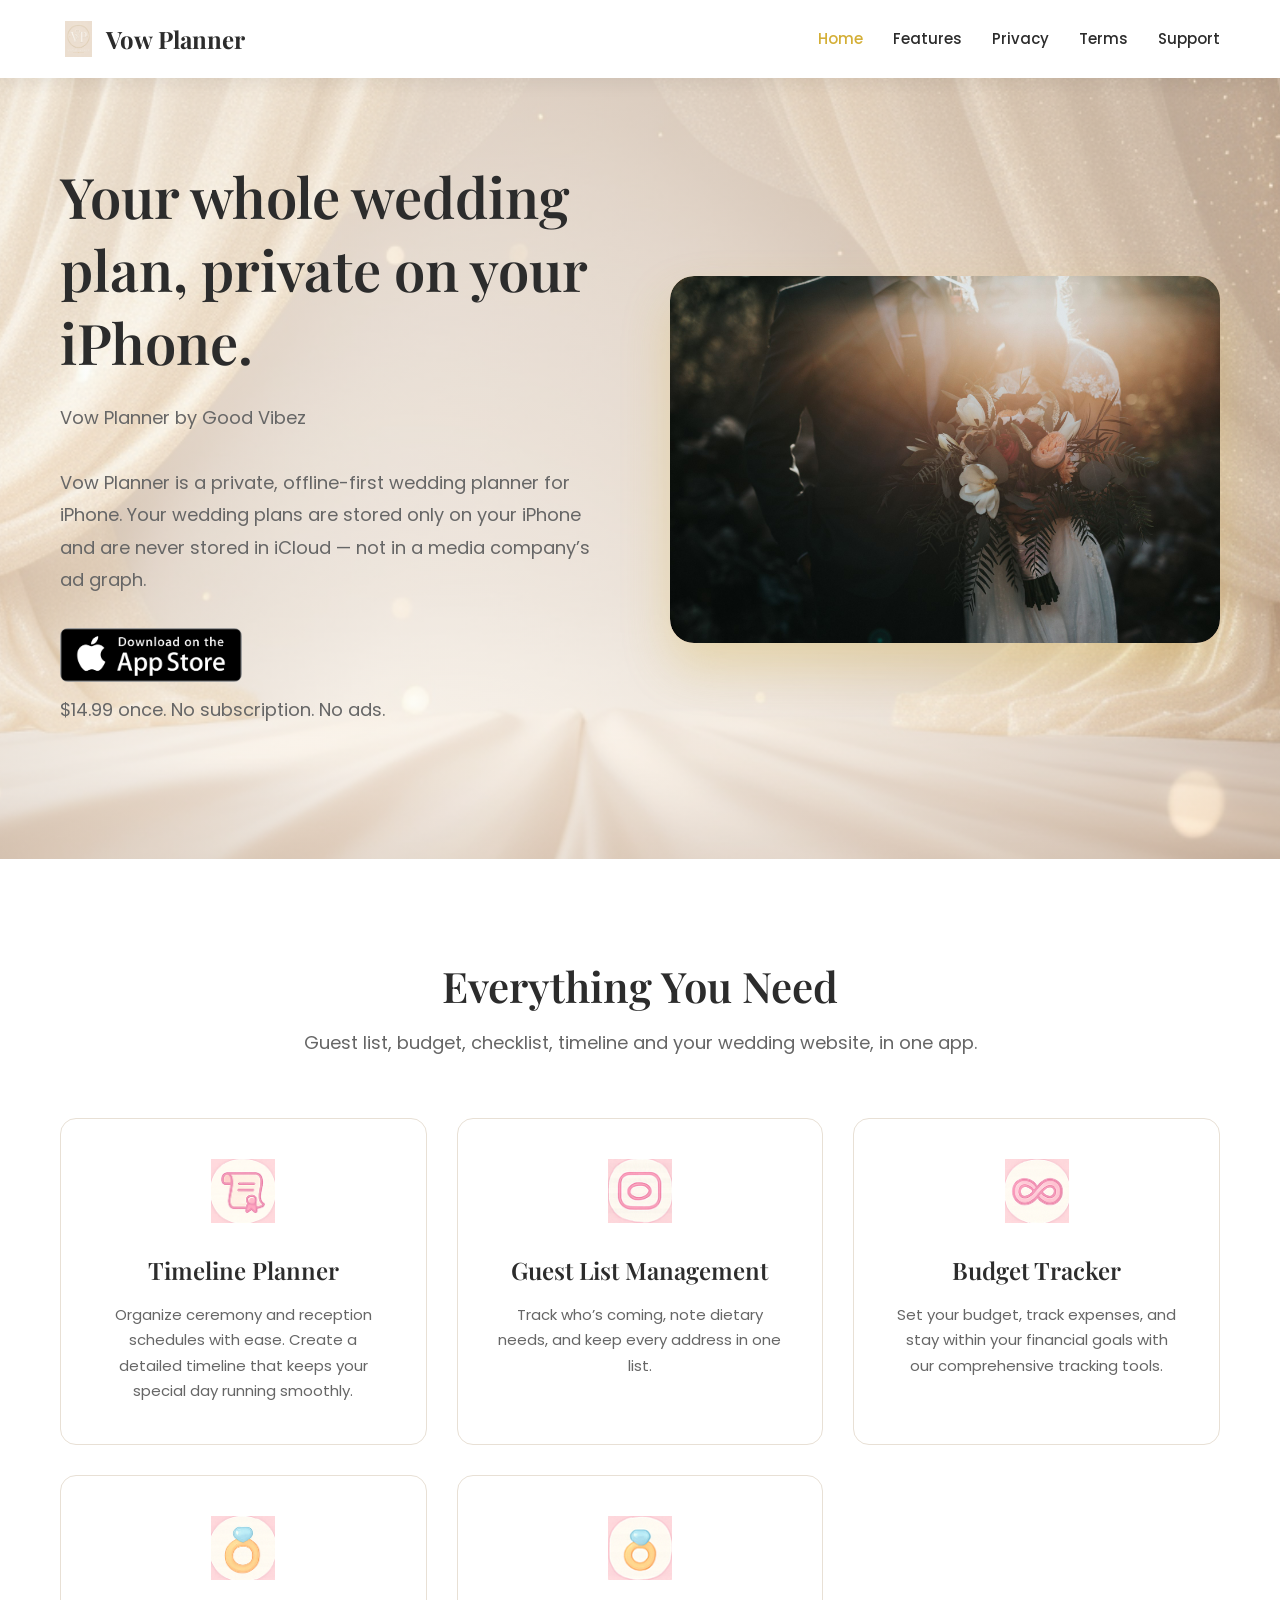
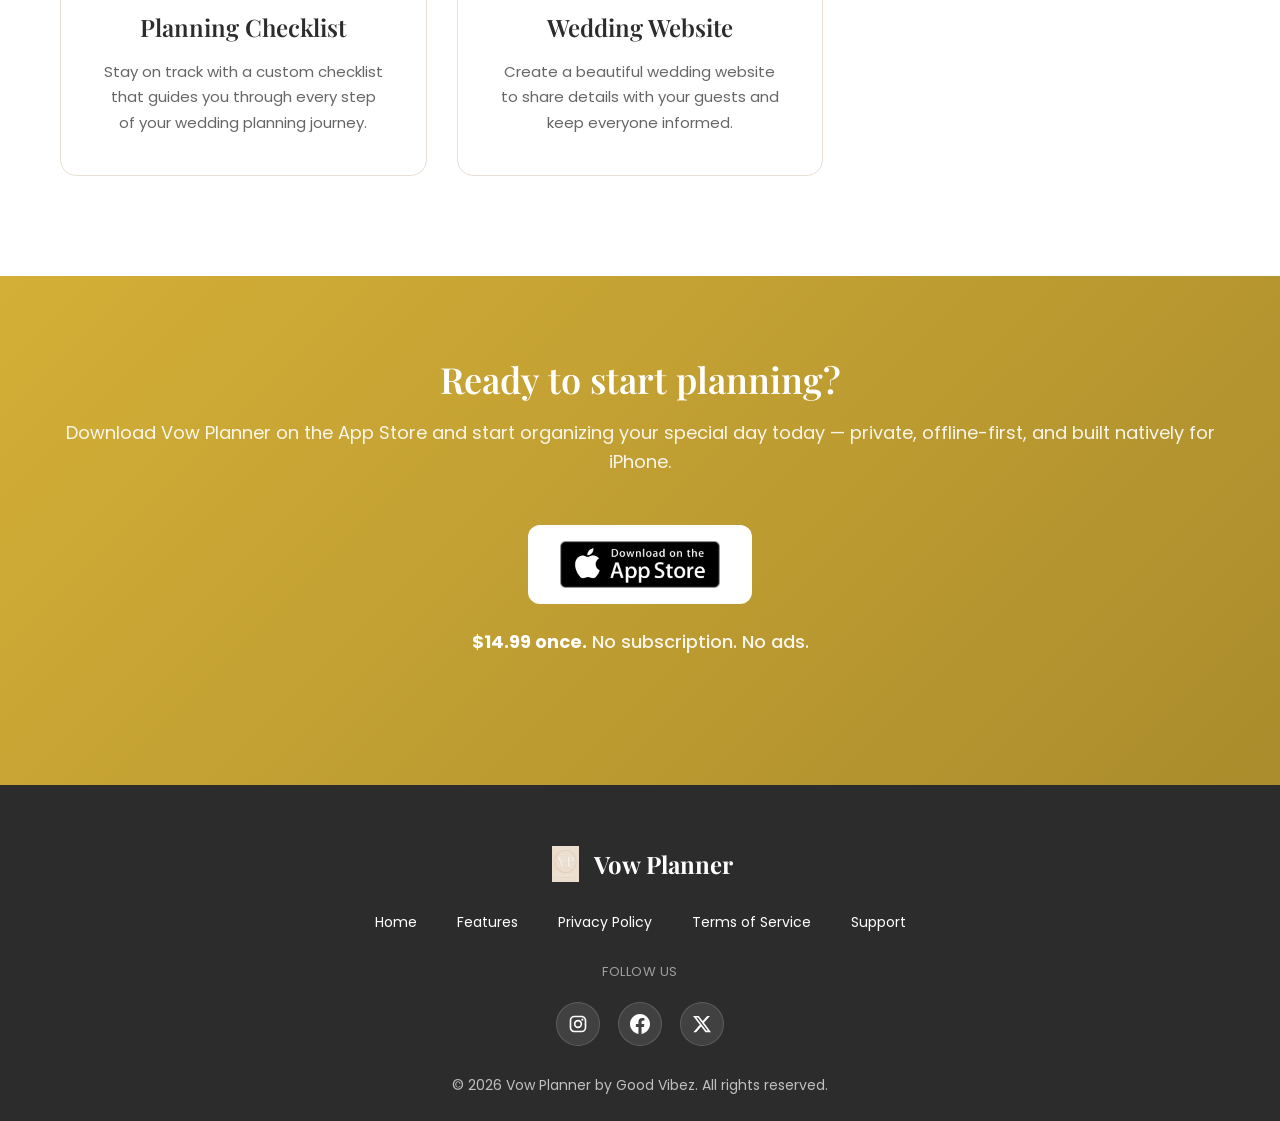
<file: index.html>
<!DOCTYPE html>
<html lang="en">
<head>
    <meta charset="UTF-8">
    <meta name="viewport" content="width=device-width, initial-scale=1.0">
    <title>Vow Planner — Private wedding planner for iPhone</title>
    <meta name="description" content="Vow Planner is a fast, private, offline-first wedding planning app for iPhone. Organize timeline, guest list, budget, checklist, and more. One-time purchase — no subscription.">
    <meta name="keywords" content="wedding planner app, iPhone wedding app, offline wedding planner, budget tracker, guest list, Vow Planner">
    <link rel="canonical" href="https://vowplanner.goodvibez.life/">
    <link rel="stylesheet" href="css/style.css">
    <link rel="stylesheet" href="css/extras.css">
    <link rel="preconnect" href="https://fonts.googleapis.com">
    <link rel="preconnect" href="https://fonts.gstatic.com" crossorigin>
    <link href="https://fonts.googleapis.com/css2?family=Playfair+Display:wght@400;600;700&family=Poppins:wght@300;400;500;600&display=swap" rel="stylesheet">
    <link rel="icon" type="image/png" href="images/simplified-logo-mark-v01-02.png">
    <link rel="apple-touch-icon" href="images/app-store-icon-v01-02.png">
    <meta property="og:title" content="Vow Planner — Private wedding planner for iPhone">
    <meta property="og:description" content="Fast, private, offline-first wedding planning for iPhone. One-time purchase of $14.99.">
    <meta property="og:type" content="website">
    <meta property="og:url" content="https://vowplanner.goodvibez.life/">
    <meta property="og:image" content="https://vowplanner.goodvibez.life/images/social-sharing-image-v01-01.png">
    <meta property="og:image:alt" content="Vow Planner – Your complete wedding planning companion">
    <meta property="og:site_name" content="Vow Planner">
    <meta name="twitter:card" content="summary_large_image">
    <meta name="twitter:title" content="Vow Planner — Private wedding planner for iPhone">
    <meta name="twitter:description" content="Fast, private, offline-first wedding planning for iPhone. One-time purchase of $14.99.">
    <meta name="twitter:image" content="https://vowplanner.goodvibez.life/images/social-sharing-image-v01-01.png">
</head>
<body>
    <a class="skip-link" href="#main">Skip to content</a>
    <header class="navbar">
        <div class="container">
            <a href="index.html" class="logo">
                <img src="images/simplified-logo-mark-v01-02.png" alt="Vow Planner" class="logo-icon">
                <span>Vow Planner</span>
            </a>
            <nav class="nav-menu" id="primary-nav" aria-label="Primary">
                <a href="index.html" class="active" aria-current="page">Home</a>
                <a href="features.html">Features</a>
                <a href="privacy.html">Privacy</a>
                <a href="terms.html">Terms</a>
                <a href="support.html">Support</a>
            </nav>
            <button class="menu-toggle" type="button" aria-label="Open menu" aria-controls="primary-nav" aria-expanded="false">
                <span></span>
                <span></span>
                <span></span>
            </button>
        </div>
    </header>
    <main id="main">
    <section class="hero">
        <div class="container">
            <div class="hero-content">
                <div class="hero-text">
                    <h1>Your whole wedding plan, private on your iPhone.</h1>
                    <p class="hero-cta-note">Vow Planner by Good Vibez</p>
                    <p>Vow Planner is a private, offline-first wedding planner for iPhone. Your wedding plans are stored only on your iPhone and are never stored in iCloud — not in a media company’s ad graph.</p>
                    <div class="app-download">
                        <a href="https://apps.apple.com/us/app/vow-planner/id6760318423" class="app-store-badge" target="_blank" rel="noopener noreferrer" aria-label="Download Vow Planner on the App Store">
                            <img src="images/download.png" alt="Download on the App Store">
                        </a>
                        <p class="hero-cta-note">$14.99 once. No subscription. No ads.</p>
                    </div>
                </div>
                <div class="hero-image">
                    <img src="images/hero-couple.jpg" alt="Happy couple smiling at their wedding ceremony">
                </div>
            </div>
        </div>
    </section>
    <section class="features-section">
        <div class="container">
            <h2>Everything You Need</h2>
            <p class="section-subtitle">Guest list, budget, checklist, timeline and your wedding website, in one app.</p>
            <div class="features-grid">
                <div class="feature-card"><img src="assets/iPadApp__Scroll.png" alt="" class="feature-icon"><h3>Timeline Planner</h3><p>Organize ceremony and reception schedules with ease. Create a detailed timeline that keeps your special day running smoothly.</p></div>
                <div class="feature-card"><img src="assets/Insta_Small.png" alt="" class="feature-icon"><h3>Guest List Management</h3><p>Track who’s coming, note dietary needs, and keep every address in one list.</p></div>
                <div class="feature-card"><img src="assets/iPhoneSetting__Infinity.png" alt="" class="feature-icon"><h3>Budget Tracker</h3><p>Set your budget, track expenses, and stay within your financial goals with our comprehensive tracking tools.</p></div>
                <div class="feature-card"><img src="assets/iPhoneSetting__Heart.png" alt="" class="feature-icon"><h3>Planning Checklist</h3><p>Stay on track with a custom checklist that guides you through every step of your wedding planning journey.</p></div>
                <div class="feature-card"><img src="assets/Ring_Small.png" alt="" class="feature-icon"><h3>Wedding Website</h3><p>Create a beautiful wedding website to share details with your guests and keep everyone informed.</p></div>
            </div>
        </div>
    </section>
    <section class="download-section">
        <div class="container">
            <h2>Ready to start planning?</h2>
            <p>Download Vow Planner on the App Store and start organizing your special day today — private, offline-first, and built natively for iPhone.</p>
            <div class="download-buttons">
                <a href="https://apps.apple.com/us/app/vow-planner/id6760318423" class="app-store-btn" target="_blank" rel="noopener noreferrer">
                    <img src="images/download.png" alt="Download on the App Store" width="160">
                </a>
            </div>
            <p class="price-info"><strong>$14.99 once.</strong> No subscription. No ads.</p>
        </div>
    </section>
    </main>
    <footer>
        <div class="container">
            <div class="footer-content">
                <a href="index.html" class="footer-logo">
                    <img src="images/simplified-logo-mark-v01-02.png" alt="Vow Planner" class="footer-icon">
                    <span>Vow Planner</span>
                </a>
                <div class="footer-links">
                    <a href="index.html">Home</a>
                    <a href="features.html">Features</a>
                    <a href="privacy.html">Privacy Policy</a>
                    <a href="terms.html">Terms of Service</a>
                    <a href="support.html">Support</a>
                </div>
                <p class="footer-social-label">Follow us</p>
                <div class="footer-social">
                    <a href="https://www.instagram.com/vowplannerapp/" class="social-link" target="_blank" rel="noopener noreferrer" aria-label="Vow Planner on Instagram">
                        <svg viewBox="0 0 24 24" aria-hidden="true"><path d="M7.8 2h8.4C19.4 2 22 4.6 22 7.8v8.4a5.8 5.8 0 0 1-5.8 5.8H7.8C4.6 22 2 19.4 2 16.2V7.8A5.8 5.8 0 0 1 7.8 2zm-.2 2A3.6 3.6 0 0 0 4 7.6v8.8C4 18.39 5.61 20 7.6 20h8.8a3.6 3.6 0 0 0 3.6-3.6V7.6C20 5.61 18.39 4 16.4 4H7.6zm9.65 1.5a1.25 1.25 0 1 1 0 2.5 1.25 1.25 0 0 1 0-2.5zM12 7a5 5 0 1 1 0 10 5 5 0 0 1 0-10zm0 2a3 3 0 1 0 0 6 3 3 0 0 0 0-6z"/></svg>
                    </a>
                    <a href="https://www.facebook.com/gath.show" class="social-link" target="_blank" rel="noopener noreferrer" aria-label="Vow Planner on Facebook">
                        <svg viewBox="0 0 24 24" aria-hidden="true"><path d="M24 12.073c0-6.627-5.373-12-12-12s-12 5.373-12 12c0 5.99 4.388 10.954 10.125 11.854v-8.385H7.078v-3.47h3.047V9.43c0-3.007 1.792-4.669 4.533-4.669 1.312 0 2.686.235 2.686.235v2.953H15.83c-1.491 0-1.956.925-1.956 1.874v2.25h3.328l-.532 3.47h-2.796v8.385C19.612 23.027 24 18.062 24 12.073z"/></svg>
                    </a>
                    <a href="https://x.com/vowplannerapp" class="social-link" target="_blank" rel="noopener noreferrer" aria-label="Vow Planner on X">
                        <svg viewBox="0 0 24 24" aria-hidden="true"><path d="M18.244 2.25h3.308l-7.227 8.26 8.502 11.24H16.17l-5.214-6.817L4.99 21.75H1.68l7.73-8.835L1.254 2.25H8.08l4.713 6.231zm-1.161 17.52h1.833L7.084 4.126H5.117z"/></svg>
                    </a>
                </div>
                <div class="footer-copyright">
                    <p>&copy; 2026 Vow Planner by Good Vibez. All rights reserved.</p>
                </div>
            </div>
        </div>
    </footer>
    <script src="js/script.js"></script>
</body>
</html>
</file>
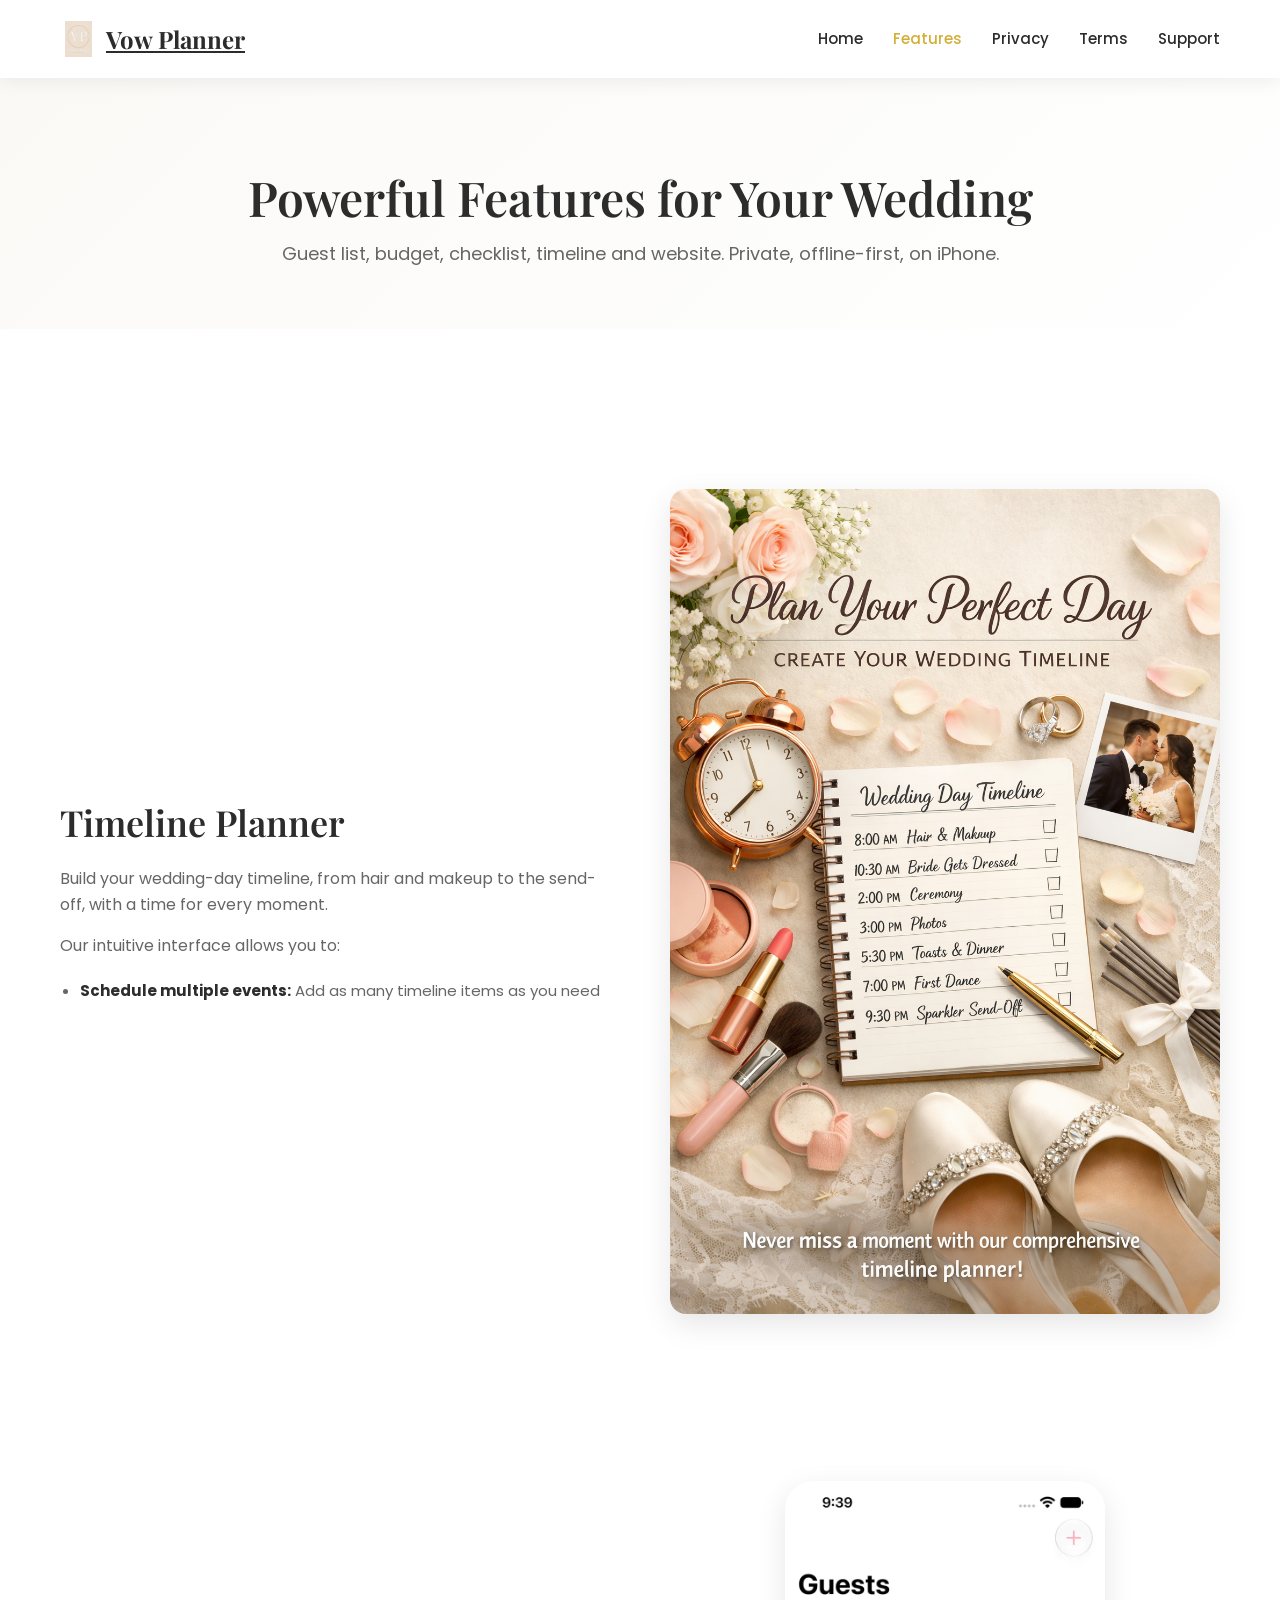
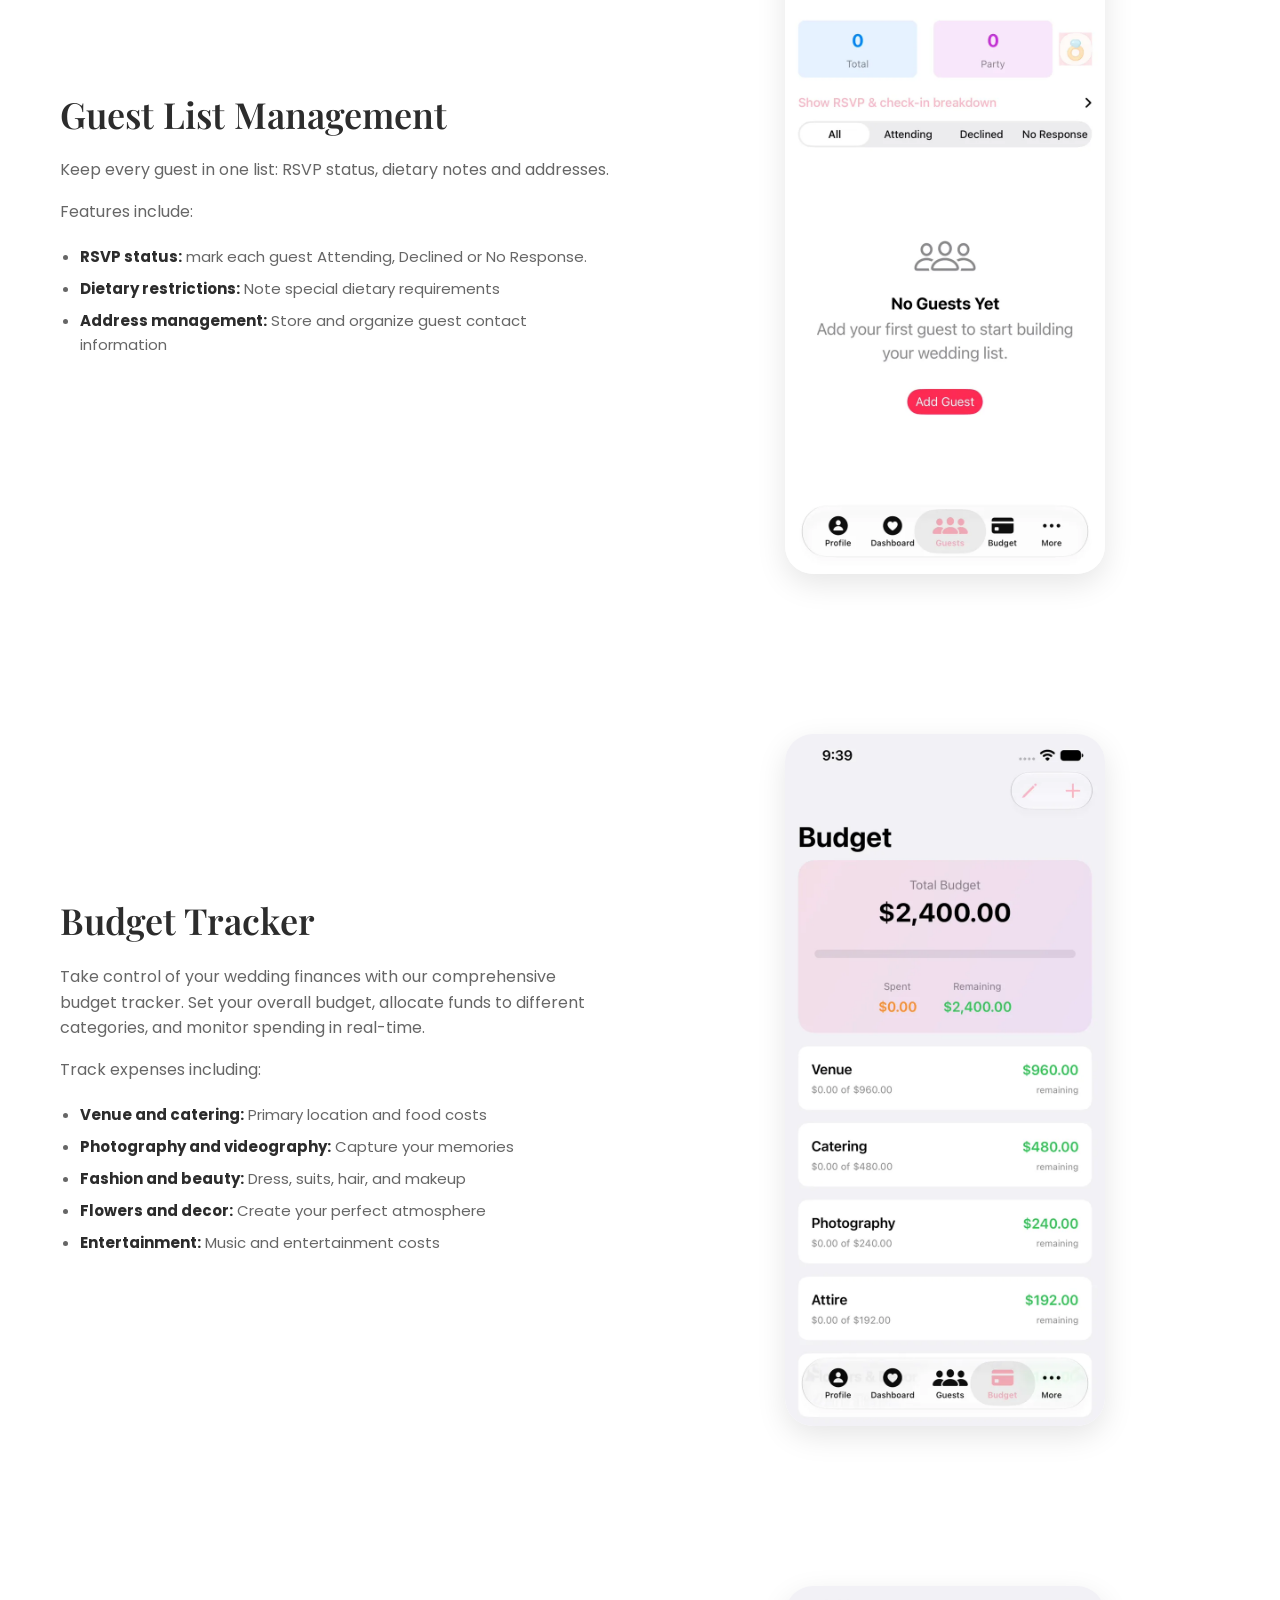
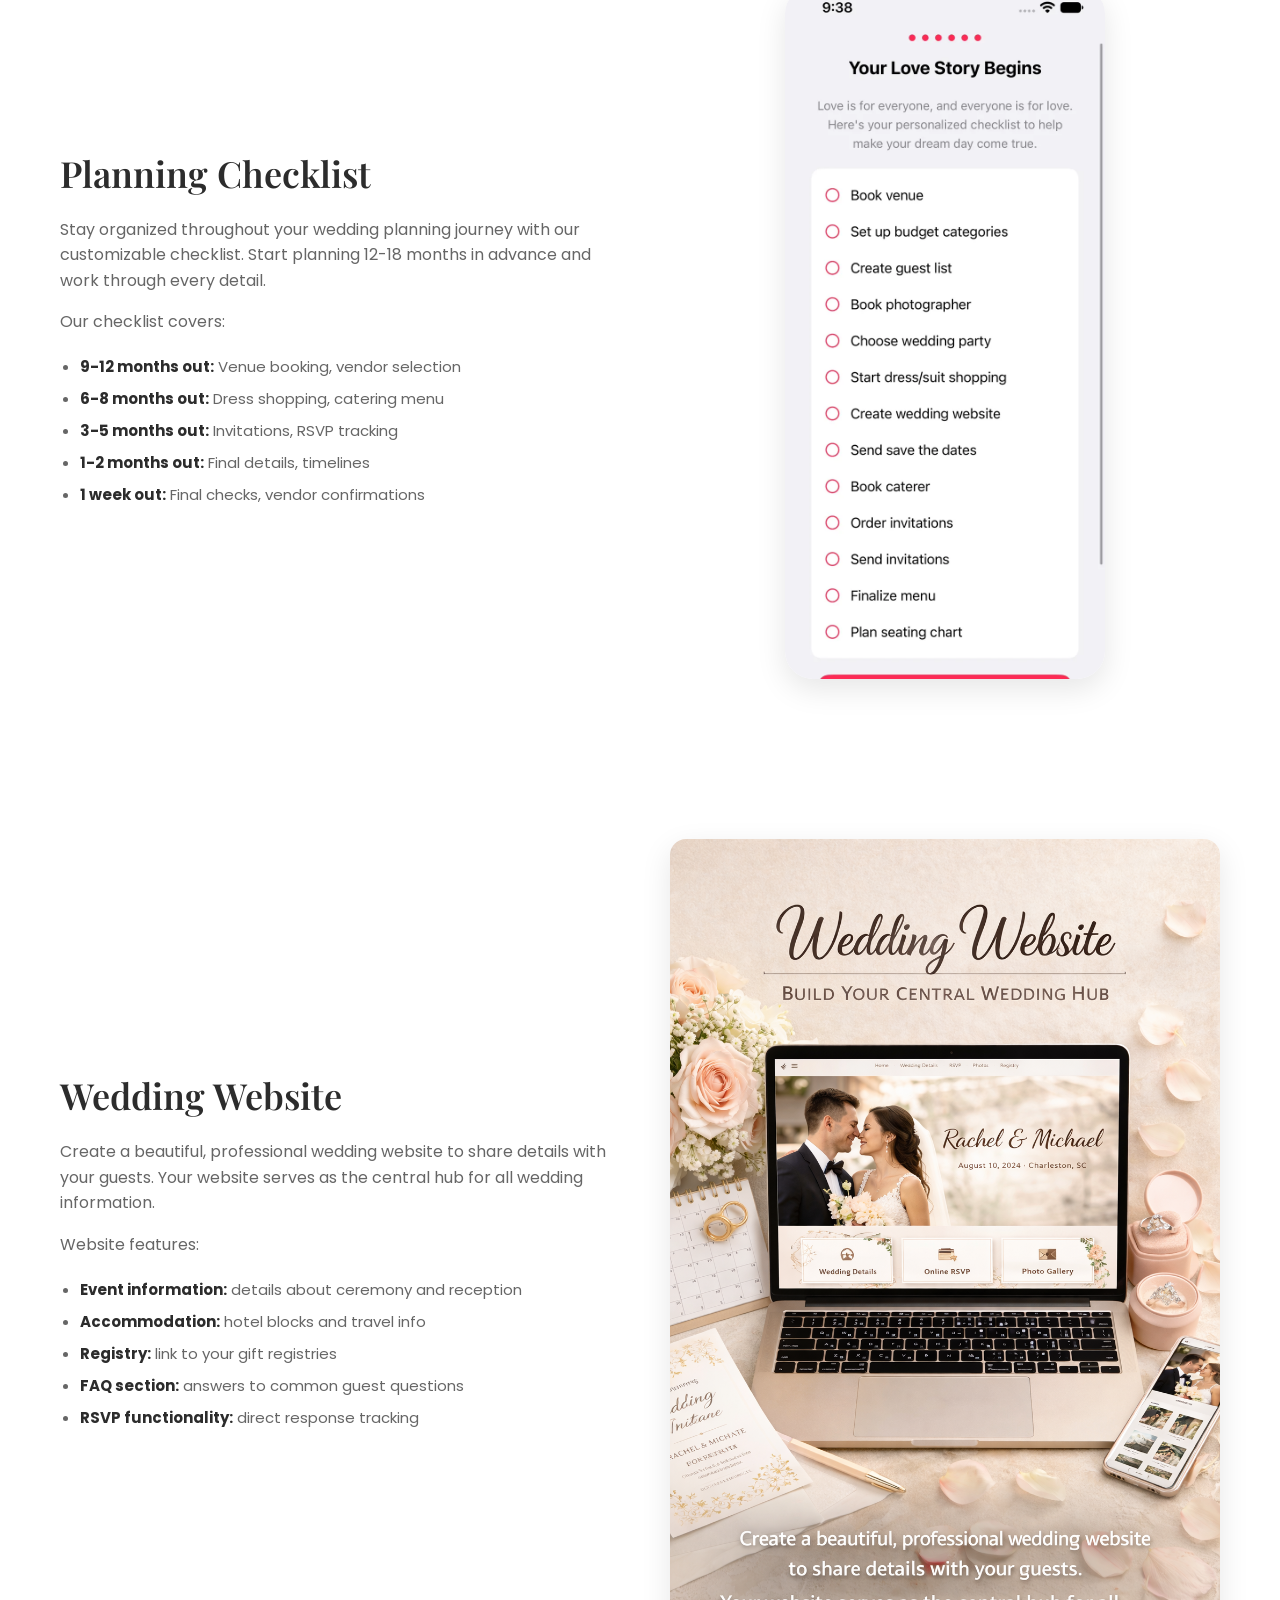
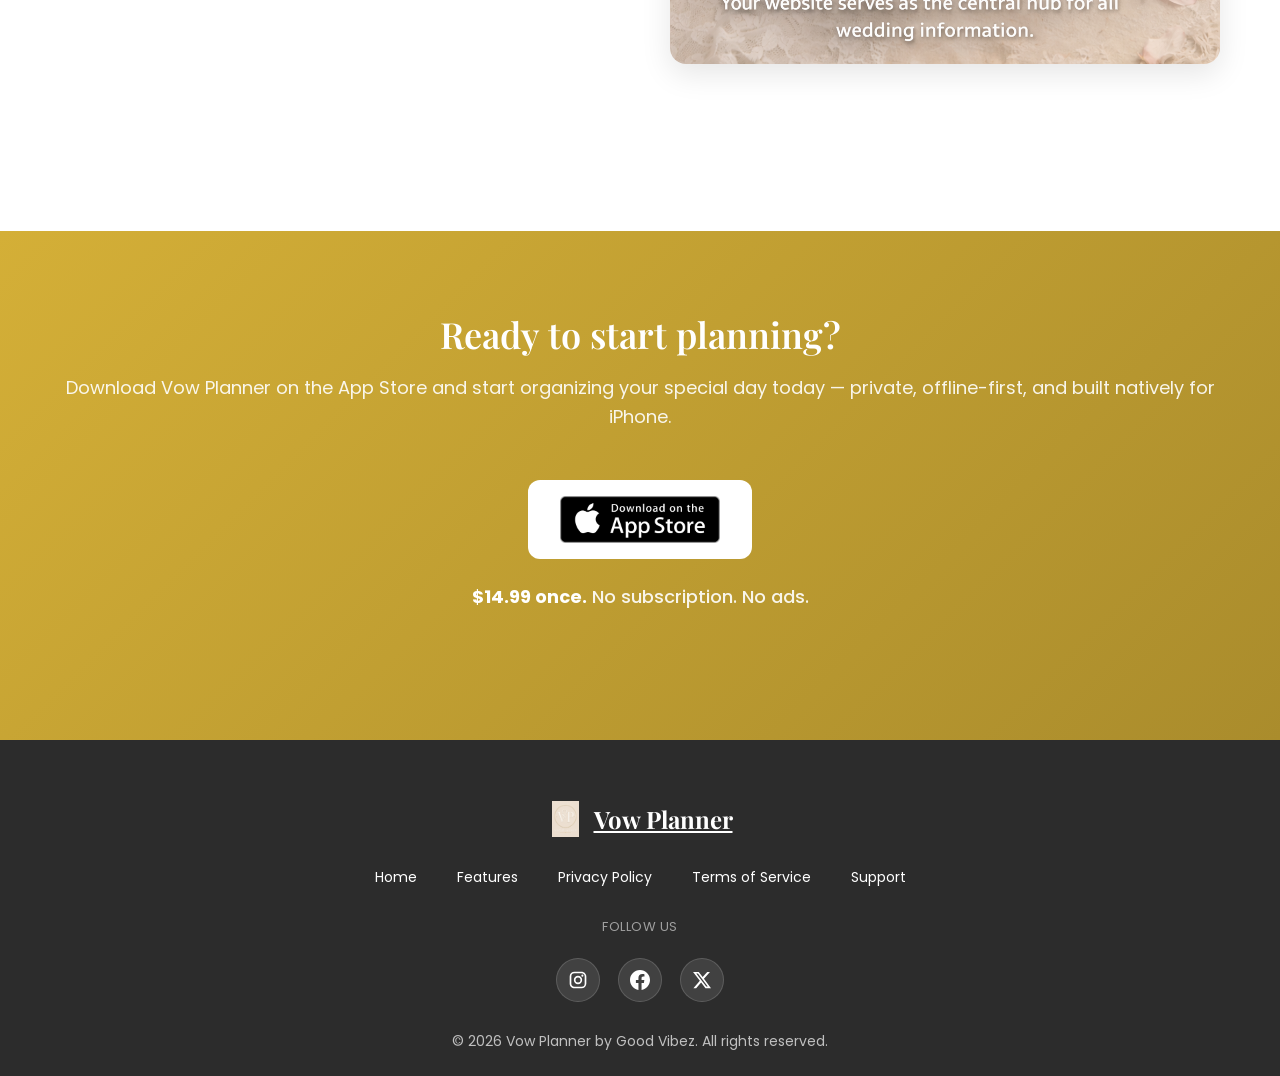
<file: features.html>
<!DOCTYPE html>
<html lang="en">
<head>
    <meta charset="UTF-8">
    <meta name="viewport" content="width=device-width, initial-scale=1.0">
    <title>Vow Planner - Features</title>
    <meta name="description" content="Explore Vow Planner features: timeline, guest list, budget tracker, checklist, and wedding website — all private and offline-first on iPhone.">
    <link rel="canonical" href="https://vowplanner.goodvibez.life/features.html">
    <link rel="stylesheet" href="css/style.css">
    <link rel="preconnect" href="https://fonts.googleapis.com">
    <link rel="preconnect" href="https://fonts.gstatic.com" crossorigin>
    <link href="https://fonts.googleapis.com/css2?family=Playfair+Display:wght@400;600;700&family=Poppins:wght@300;400;500;600&display=swap" rel="stylesheet">
    <link rel="icon" type="image/png" href="images/simplified-logo-mark-v01-02.png">
    <link rel="apple-touch-icon" href="images/app-store-icon-v01-02.png">
    <meta property="og:title" content="Vow Planner Features – Timeline, Guests, Budget & More">
    <meta property="og:description" content="Guest list, budget, checklist, timeline and website. Private, offline-first, on iPhone.">
    <meta property="og:type" content="website">
    <meta property="og:url" content="https://vowplanner.goodvibez.life/features.html">
    <meta property="og:image" content="https://vowplanner.goodvibez.life/images/social-sharing-image-v01-01.png">
    <meta property="og:site_name" content="Vow Planner">
    <meta name="twitter:card" content="summary_large_image">
    <meta name="twitter:image" content="https://vowplanner.goodvibez.life/images/social-sharing-image-v01-01.png">
</head>
<body>
    <a class="skip-link" href="#main">Skip to content</a>
    <header class="navbar">
        <div class="container">
            <a href="index.html" class="logo">
                <img src="images/simplified-logo-mark-v01-02.png" alt="Vow Planner" class="logo-icon">
                <span>Vow Planner</span>
            </a>
            <nav class="nav-menu" id="primary-nav" aria-label="Primary">
                <a href="index.html">Home</a>
                <a href="features.html" class="active" aria-current="page">Features</a>
                <a href="privacy.html">Privacy</a>
                <a href="terms.html">Terms</a>
                <a href="support.html">Support</a>
            </nav>
            <button class="menu-toggle" type="button" aria-label="Open menu" aria-controls="primary-nav" aria-expanded="false">
                <span></span>
                <span></span>
                <span></span>
            </button>
        </div>
    </header>
    <main id="main">
    <section class="page-header">
        <div class="container">
            <h1>Powerful Features for Your Wedding</h1>
            <p>Guest list, budget, checklist, timeline and website. Private, offline-first, on iPhone.</p>
        </div>
    </section>
    <section class="features-detail">
        <div class="container">
            <div class="feature-detail-item">
                <div class="feature-detail-content">
                    <h2>Timeline Planner</h2>
                    <p>Build your wedding-day timeline, from hair and makeup to the send-off, with a time for every moment.</p>
                    <p>Our intuitive interface allows you to:</p>
                    <ul>
                        <li><strong>Schedule multiple events:</strong> Add as many timeline items as you need</li>
                    </ul>
                </div>
                <div class="feature-detail-image">
                    <img src="images/timeline.jpg" alt="Wedding couple planning their timeline together">
                </div>
            </div>
            <div class="feature-detail-item reverse">
                <div class="feature-detail-content">
                    <h2>Guest List Management</h2>
                    <p>Keep every guest in one list: RSVP status, dietary notes and addresses.</p>
                    <p>Features include:</p>
                    <ul>
                        <li><strong>RSVP status:</strong> mark each guest Attending, Declined or No Response.</li>
                        <li><strong>Dietary restrictions:</strong> Note special dietary requirements</li>
                        <li><strong>Address management:</strong> Store and organize guest contact information</li>
                    </ul>
                </div>
                <div class="feature-detail-image app-screenshot">
                    <img src="images/app-screenshots/guest-list.webp" alt="Vow Planner Guests screen on iPhone showing total and party counts, RSVP filters for All, Attending, Declined, and No Response, and an Add Guest button" width="720" height="1558" loading="lazy">
                </div>
            </div>
            <div class="feature-detail-item">
                <div class="feature-detail-content">
                    <h2>Budget Tracker</h2>
                    <p>Take control of your wedding finances with our comprehensive budget tracker. Set your overall budget, allocate funds to different categories, and monitor spending in real-time.</p>
                    <p>Track expenses including:</p>
                    <ul>
                        <li><strong>Venue and catering:</strong> Primary location and food costs</li>
                        <li><strong>Photography and videography:</strong> Capture your memories</li>
                        <li><strong>Fashion and beauty:</strong> Dress, suits, hair, and makeup</li>
                        <li><strong>Flowers and decor:</strong> Create your perfect atmosphere</li>
                        <li><strong>Entertainment:</strong> Music and entertainment costs</li>
                    </ul>
                </div>
                <div class="feature-detail-image app-screenshot">
                    <img src="images/app-screenshots/budget.webp" alt="Vow Planner Budget screen on iPhone showing a total budget with spent and remaining amounts, plus category budgets for Venue, Catering, Photography, and Attire" width="720" height="1558" loading="lazy">
                </div>
            </div>
            <div class="feature-detail-item reverse">
                <div class="feature-detail-content">
                    <h2>Planning Checklist</h2>
                    <p>Stay organized throughout your wedding planning journey with our customizable checklist. Start planning 12-18 months in advance and work through every detail.</p>
                    <p>Our checklist covers:</p>
                    <ul>
                        <li><strong>9-12 months out:</strong> Venue booking, vendor selection</li>
                        <li><strong>6-8 months out:</strong> Dress shopping, catering menu</li>
                        <li><strong>3-5 months out:</strong> Invitations, RSVP tracking</li>
                        <li><strong>1-2 months out:</strong> Final details, timelines</li>
                        <li><strong>1 week out:</strong> Final checks, vendor confirmations</li>
                    </ul>
                </div>
                <div class="feature-detail-image app-screenshot">
                    <img src="images/app-screenshots/checklist.webp" alt="Vow Planner personalized wedding checklist on iPhone with tasks like Book venue, Create guest list, Book photographer, and Create wedding website" width="720" height="1558" loading="lazy">
                </div>
            </div>
            <div class="feature-detail-item">
                <div class="feature-detail-content">
                    <h2>Wedding Website</h2>
                    <p>Create a beautiful, professional wedding website to share details with your guests. Your website serves as the central hub for all wedding information.</p>
                    <p>Website features:</p>
                    <ul>
                        <li><strong>Event information:</strong> details about ceremony and reception</li>
                        <li><strong>Accommodation:</strong> hotel blocks and travel info</li>
                        <li><strong>Registry:</strong> link to your gift registries</li>
                        <li><strong>FAQ section:</strong> answers to common guest questions</li>
                        <li><strong>RSVP functionality:</strong> direct response tracking</li>
                    </ul>
                </div>
                <div class="feature-detail-image">
                    <img src="images/wedding-website.png" alt="Bride and groom planning wedding details">
                </div>
            </div>
        </div>
    </section>
    <section class="download-section">
        <div class="container">
            <h2>Ready to start planning?</h2>
            <p>Download Vow Planner on the App Store and start organizing your special day today — private, offline-first, and built natively for iPhone.</p>
            <div class="download-buttons">
                <a href="https://apps.apple.com/us/app/vow-planner/id6760318423" class="app-store-btn" target="_blank" rel="noopener noreferrer">
                    <img src="images/download.png" alt="Download on the App Store" width="160">
                </a>
            </div>
            <p class="price-info"><strong>$14.99 once.</strong> No subscription. No ads.</p>
        </div>
    </section>
    </main>
    <footer>
        <div class="container">
            <div class="footer-content">
                <a href="index.html" class="footer-logo">
                    <img src="images/simplified-logo-mark-v01-02.png" alt="Vow Planner" class="footer-icon">
                    <span>Vow Planner</span>
                </a>
                <div class="footer-links">
                    <a href="index.html">Home</a>
                    <a href="features.html">Features</a>
                    <a href="privacy.html">Privacy Policy</a>
                    <a href="terms.html">Terms of Service</a>
                    <a href="support.html">Support</a>
                </div>
                <p class="footer-social-label">Follow us</p>
                <div class="footer-social">
                    <a href="https://www.instagram.com/vowplannerapp/" class="social-link" target="_blank" rel="noopener noreferrer" aria-label="Vow Planner on Instagram">
                        <svg viewBox="0 0 24 24" aria-hidden="true"><path d="M7.8 2h8.4C19.4 2 22 4.6 22 7.8v8.4a5.8 5.8 0 0 1-5.8 5.8H7.8C4.6 22 2 19.4 2 16.2V7.8A5.8 5.8 0 0 1 7.8 2zm-.2 2A3.6 3.6 0 0 0 4 7.6v8.8C4 18.39 5.61 20 7.6 20h8.8a3.6 3.6 0 0 0 3.6-3.6V7.6C20 5.61 18.39 4 16.4 4H7.6zm9.65 1.5a1.25 1.25 0 1 1 0 2.5 1.25 1.25 0 0 1 0-2.5zM12 7a5 5 0 1 1 0 10 5 5 0 0 1 0-10zm0 2a3 3 0 1 0 0 6 3 3 0 0 0 0-6z"/></svg>
                    </a>
                    <a href="https://www.facebook.com/gath.show" class="social-link" target="_blank" rel="noopener noreferrer" aria-label="Vow Planner on Facebook">
                        <svg viewBox="0 0 24 24" aria-hidden="true"><path d="M24 12.073c0-6.627-5.373-12-12-12s-12 5.373-12 12c0 5.99 4.388 10.954 10.125 11.854v-8.385H7.078v-3.47h3.047V9.43c0-3.007 1.792-4.669 4.533-4.669 1.312 0 2.686.235 2.686.235v2.953H15.83c-1.491 0-1.956.925-1.956 1.874v2.25h3.328l-.532 3.47h-2.796v8.385C19.612 23.027 24 18.062 24 12.073z"/></svg>
                    </a>
                    <a href="https://x.com/vowplannerapp" class="social-link" target="_blank" rel="noopener noreferrer" aria-label="Vow Planner on X">
                        <svg viewBox="0 0 24 24" aria-hidden="true"><path d="M18.244 2.25h3.308l-7.227 8.26 8.502 11.24H16.17l-5.214-6.817L4.99 21.75H1.68l7.73-8.835L1.254 2.25H8.08l4.713 6.231zm-1.161 17.52h1.833L7.084 4.126H5.117z"/></svg>
                    </a>
                </div>
                <div class="footer-copyright">
                    <p>&copy; 2026 Vow Planner by Good Vibez. All rights reserved.</p>
                </div>
            </div>
        </div>
    </footer>
    <script src="js/script.js"></script>
</body>
</html>
</file>
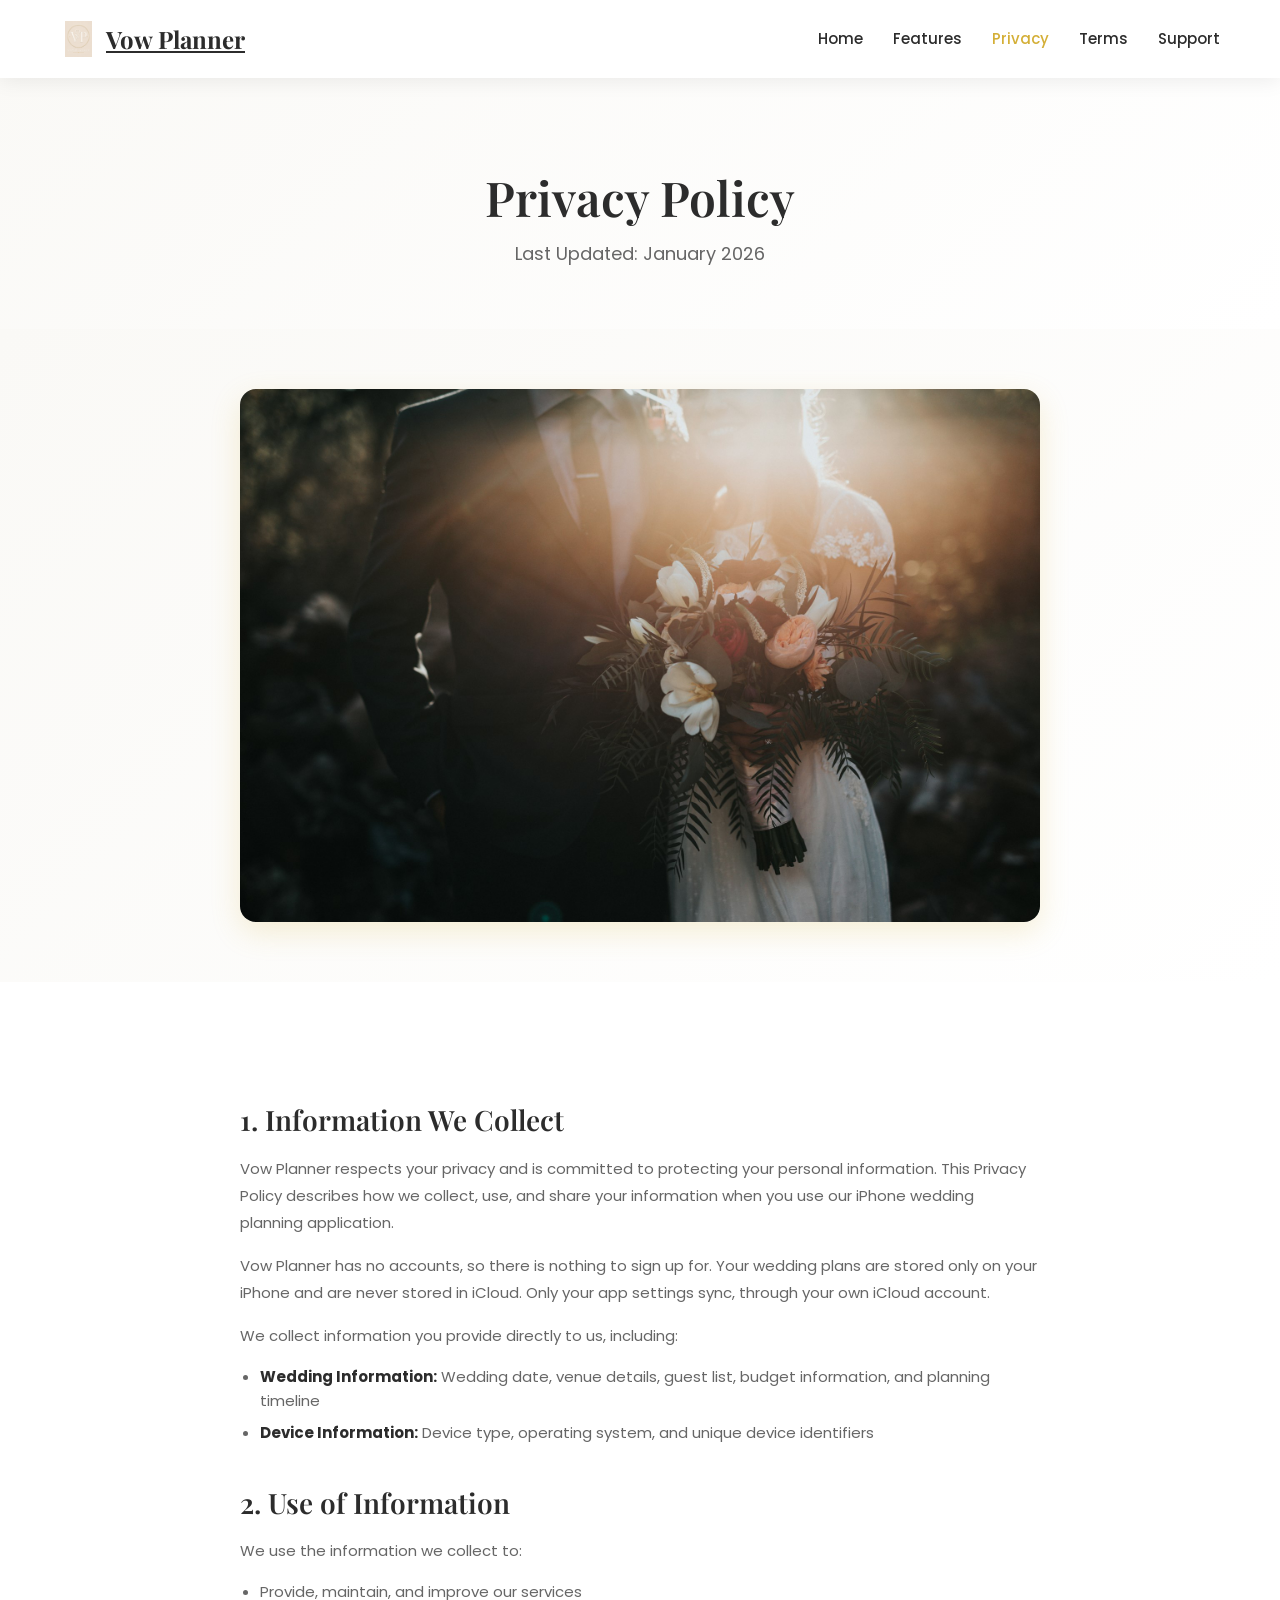
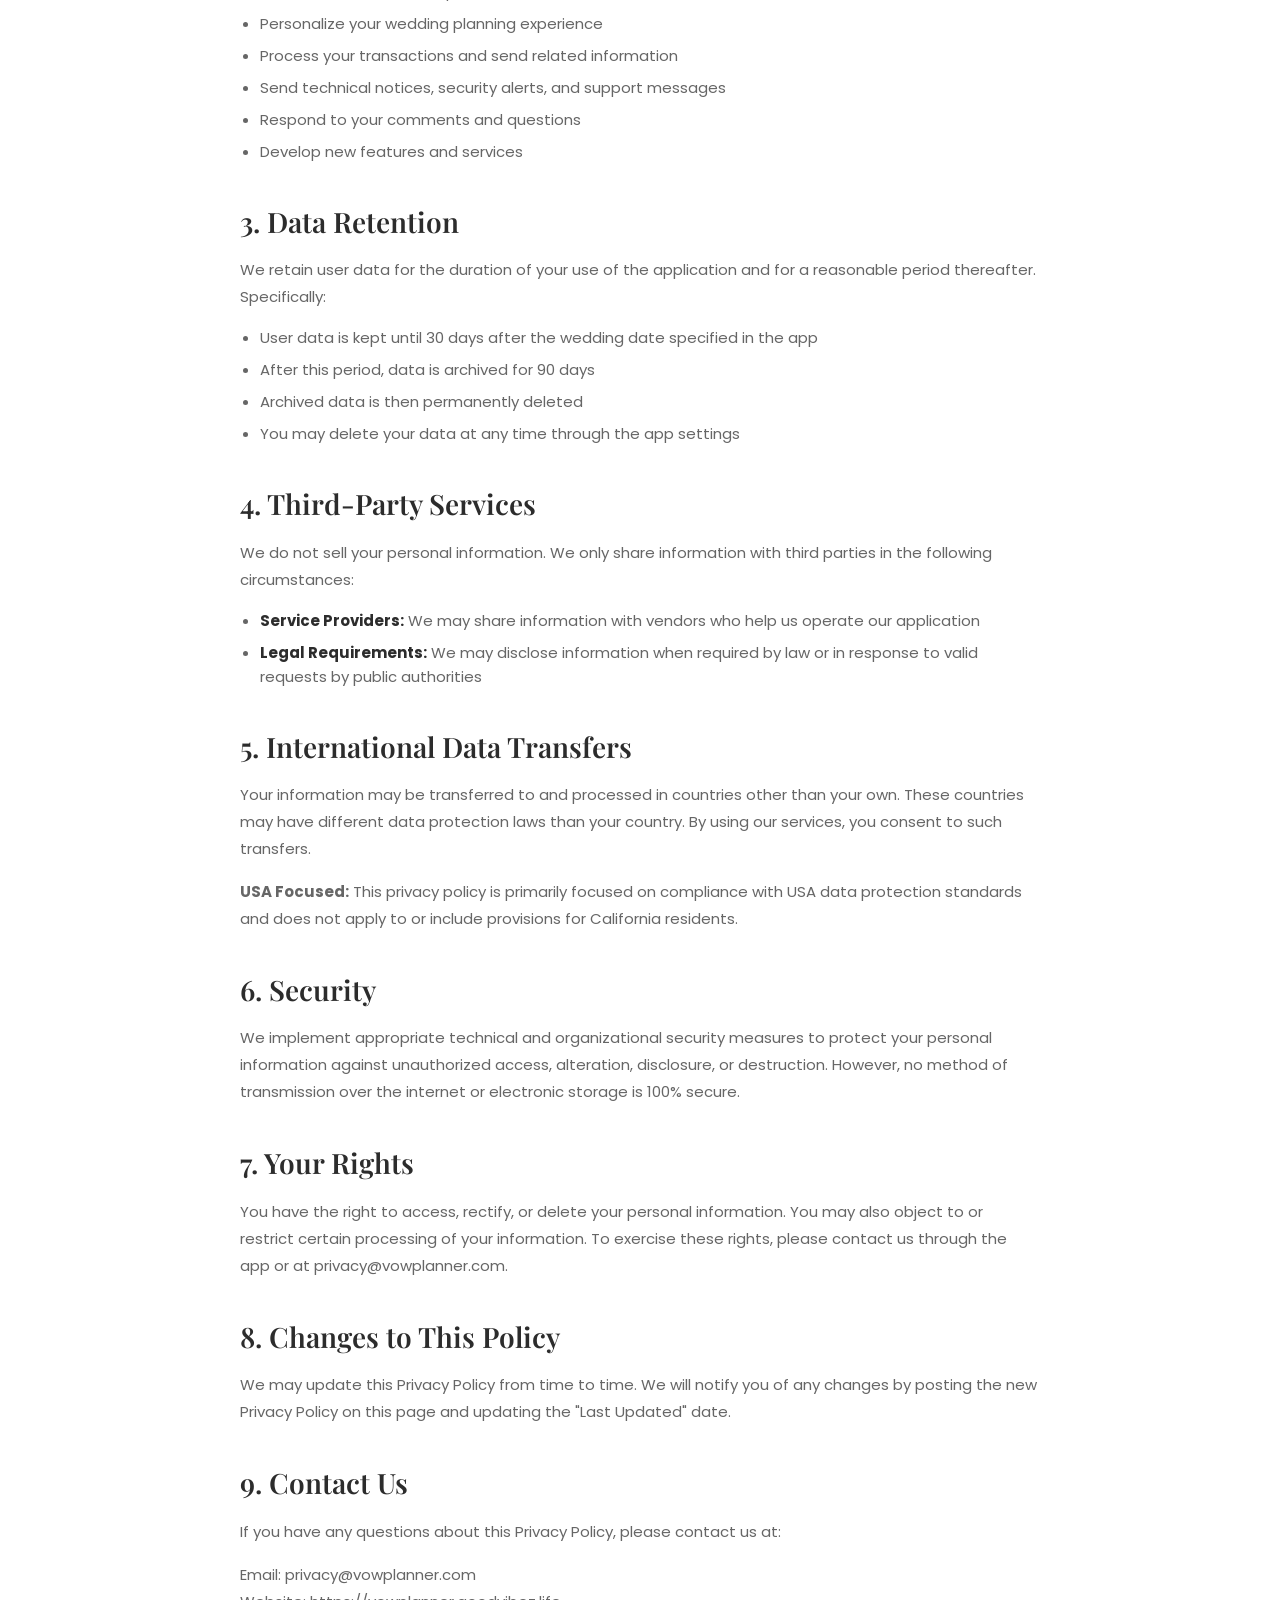
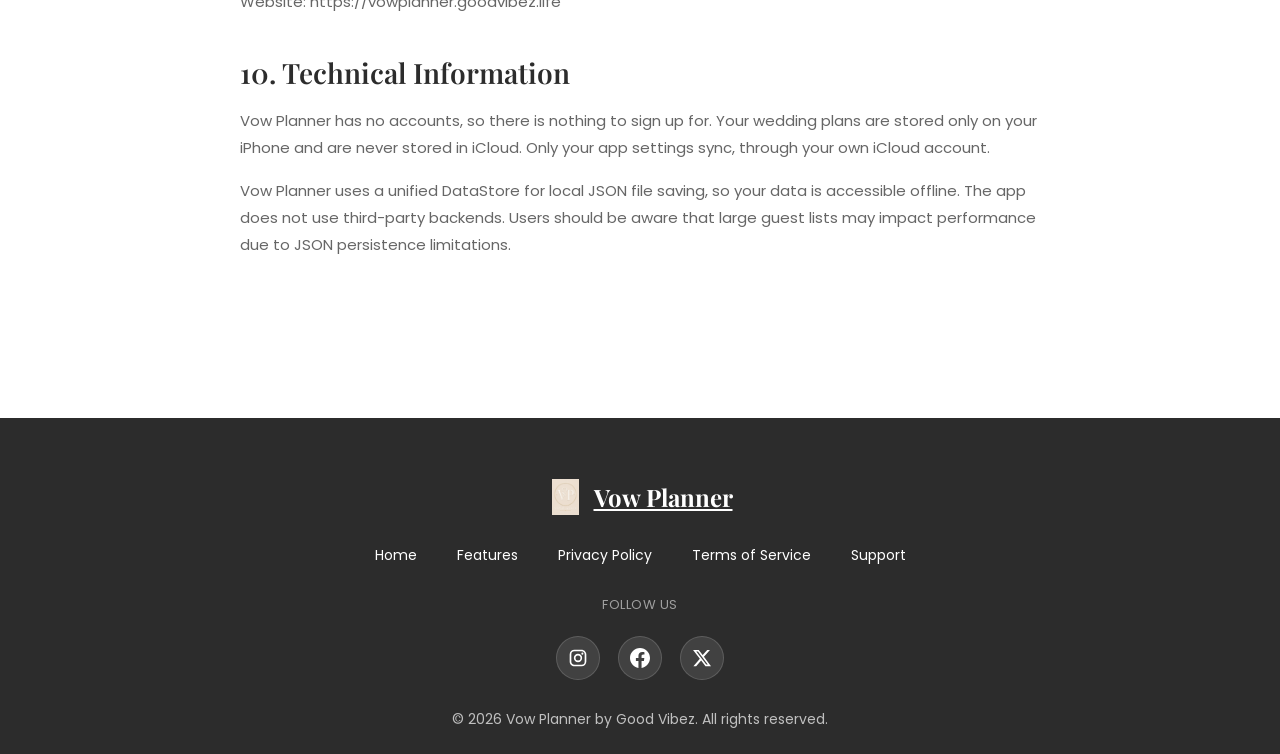
<file: privacy.html>
<!DOCTYPE html>
<html lang="en">
<head>
    <meta charset="UTF-8">
    <meta name="viewport" content="width=device-width, initial-scale=1.0">
    <title>Vow Planner - Privacy Policy</title>
    <meta name="description" content="Read how Vow Planner collects, uses, and protects your wedding planning data. Offline-first and private on iPhone.">
    <link rel="canonical" href="https://vowplanner.goodvibez.life/privacy.html">
    <link rel="icon" type="image/png" href="images/simplified-logo-mark-v01-02.png">
    <link rel="apple-touch-icon" href="images/app-store-icon-v01-02.png">
    <meta property="og:title" content="Vow Planner Privacy Policy">
    <meta property="og:description" content="How Vow Planner collects, uses, and protects your data.">
    <meta property="og:type" content="website">
    <meta property="og:url" content="https://vowplanner.goodvibez.life/privacy.html">
    <meta property="og:image" content="https://vowplanner.goodvibez.life/images/social-sharing-image-v01-01.png">
    <meta property="og:site_name" content="Vow Planner">
    <link rel="stylesheet" href="css/style.css">
    <link rel="preconnect" href="https://fonts.googleapis.com">
    <link rel="preconnect" href="https://fonts.gstatic.com" crossorigin>
    <link href="https://fonts.googleapis.com/css2?family=Playfair+Display:wght@400;600;700&family=Poppins:wght@300;400;500;600&display=swap" rel="stylesheet">
</head>
<body>
    <a class="skip-link" href="#main">Skip to content</a>
    <header class="navbar">
        <div class="container">
            <a href="index.html" class="logo">
                <img src="images/simplified-logo-mark-v01-02.png" alt="Vow Planner" class="logo-icon">
                <span>Vow Planner</span>
            </a>
            <nav class="nav-menu" id="primary-nav" aria-label="Primary">
                <a href="index.html">Home</a>
                <a href="features.html">Features</a>
                <a href="privacy.html" class="active" aria-current="page">Privacy</a>
                <a href="terms.html">Terms</a>
                <a href="support.html">Support</a>
            </nav>
            <button class="menu-toggle" type="button" aria-label="Open menu" aria-controls="primary-nav" aria-expanded="false">
                <span></span>
                <span></span>
                <span></span>
            </button>
        </div>
    </header>
    <main id="main">
    <section class="page-header">
        <div class="container">
            <h1>Privacy Policy</h1>
            <p>Last Updated: January 2026</p>
        </div>
    </section>
    <section class="legal-banner">
        <div class="container">
            <img src="images/hero-couple.jpg" alt="Celebrating love and commitment" class="legal-banner-image">
        </div>
    </section>
    <section class="legal-page">
        <div class="container">
            <div class="legal-content">
                <div class="legal-section">
                    <h2>1. Information We Collect</h2>
                    <p>Vow Planner respects your privacy and is committed to protecting your personal information. This Privacy Policy describes how we collect, use, and share your information when you use our iPhone wedding planning application.</p>
                    <p>Vow Planner has no accounts, so there is nothing to sign up for. Your wedding plans are stored only on your iPhone and are never stored in iCloud. Only your app settings sync, through your own iCloud account.</p>
                    <p>We collect information you provide directly to us, including:</p>
                    <ul>
                        <li><strong>Wedding Information:</strong> Wedding date, venue details, guest list, budget information, and planning timeline</li>
                        <li><strong>Device Information:</strong> Device type, operating system, and unique device identifiers</li>
                    </ul>
                </div>
                <div class="legal-section">
                    <h2>2. Use of Information</h2>
                    <p>We use the information we collect to:</p>
                    <ul>
                        <li>Provide, maintain, and improve our services</li>
                        <li>Personalize your wedding planning experience</li>
                        <li>Process your transactions and send related information</li>
                        <li>Send technical notices, security alerts, and support messages</li>
                        <li>Respond to your comments and questions</li>
                        <li>Develop new features and services</li>
                    </ul>
                </div>
                <div class="legal-section">
                    <h2>3. Data Retention</h2>
                    <p>We retain user data for the duration of your use of the application and for a reasonable period thereafter. Specifically:</p>
                    <ul>
                        <li>User data is kept until 30 days after the wedding date specified in the app</li>
                        <li>After this period, data is archived for 90 days</li>
                        <li>Archived data is then permanently deleted</li>
                        <li>You may delete your data at any time through the app settings</li>
                    </ul>
                </div>
                <div class="legal-section">
                    <h2>4. Third-Party Services</h2>
                    <p>We do not sell your personal information. We only share information with third parties in the following circumstances:</p>
                    <ul>
                        <li><strong>Service Providers:</strong> We may share information with vendors who help us operate our application</li>
                        <li><strong>Legal Requirements:</strong> We may disclose information when required by law or in response to valid requests by public authorities</li>
                    </ul>
                </div>
                <div class="legal-section">
                    <h2>5. International Data Transfers</h2>
                    <p>Your information may be transferred to and processed in countries other than your own. These countries may have different data protection laws than your country. By using our services, you consent to such transfers.</p>
                    <p><strong>USA Focused:</strong> This privacy policy is primarily focused on compliance with USA data protection standards and does not apply to or include provisions for California residents.</p>
                </div>
                <div class="legal-section">
                    <h2>6. Security</h2>
                    <p>We implement appropriate technical and organizational security measures to protect your personal information against unauthorized access, alteration, disclosure, or destruction. However, no method of transmission over the internet or electronic storage is 100% secure.</p>
                </div>
                <div class="legal-section">
                    <h2>7. Your Rights</h2>
                    <p>You have the right to access, rectify, or delete your personal information. You may also object to or restrict certain processing of your information. To exercise these rights, please contact us through the app or at privacy@vowplanner.com.</p>
                </div>
                <div class="legal-section">
                    <h2>8. Changes to This Policy</h2>
                    <p>We may update this Privacy Policy from time to time. We will notify you of any changes by posting the new Privacy Policy on this page and updating the "Last Updated" date.</p>
                </div>
                <div class="legal-section">
                    <h2>9. Contact Us</h2>
                    <p>If you have any questions about this Privacy Policy, please contact us at:</p>
                    <p>Email: privacy@vowplanner.com<br>
                    Website: https://vowplanner.goodvibez.life</p>
                </div>
                <div class="legal-section">
                    <h2>10. Technical Information</h2>
                    <p>Vow Planner has no accounts, so there is nothing to sign up for. Your wedding plans are stored only on your iPhone and are never stored in iCloud. Only your app settings sync, through your own iCloud account.</p>
                    <p>Vow Planner uses a unified DataStore for local JSON file saving, so your data is accessible offline. The app does not use third-party backends. Users should be aware that large guest lists may impact performance due to JSON persistence limitations.</p>
                </div>
            </div>
        </div>
    </section>
    </main>
    <footer>
        <div class="container">
            <div class="footer-content">
                <a href="index.html" class="footer-logo">
                    <img src="images/simplified-logo-mark-v01-02.png" alt="Vow Planner" class="footer-icon">
                    <span>Vow Planner</span>
                </a>
                <div class="footer-links">
                    <a href="index.html">Home</a>
                    <a href="features.html">Features</a>
                    <a href="privacy.html" class="active">Privacy Policy</a>
                    <a href="terms.html">Terms of Service</a>
                    <a href="support.html">Support</a>
                </div>
                <p class="footer-social-label">Follow us</p>
                <div class="footer-social">
                    <a href="https://www.instagram.com/vowplannerapp/" class="social-link" target="_blank" rel="noopener noreferrer" aria-label="Vow Planner on Instagram">
                        <svg viewBox="0 0 24 24" aria-hidden="true"><path d="M7.8 2h8.4C19.4 2 22 4.6 22 7.8v8.4a5.8 5.8 0 0 1-5.8 5.8H7.8C4.6 22 2 19.4 2 16.2V7.8A5.8 5.8 0 0 1 7.8 2zm-.2 2A3.6 3.6 0 0 0 4 7.6v8.8C4 18.39 5.61 20 7.6 20h8.8a3.6 3.6 0 0 0 3.6-3.6V7.6C20 5.61 18.39 4 16.4 4H7.6zm9.65 1.5a1.25 1.25 0 1 1 0 2.5 1.25 1.25 0 0 1 0-2.5zM12 7a5 5 0 1 1 0 10 5 5 0 0 1 0-10zm0 2a3 3 0 1 0 0 6 3 3 0 0 0 0-6z"/></svg>
                    </a>
                    <a href="https://www.facebook.com/gath.show" class="social-link" target="_blank" rel="noopener noreferrer" aria-label="Vow Planner on Facebook">
                        <svg viewBox="0 0 24 24" aria-hidden="true"><path d="M24 12.073c0-6.627-5.373-12-12-12s-12 5.373-12 12c0 5.99 4.388 10.954 10.125 11.854v-8.385H7.078v-3.47h3.047V9.43c0-3.007 1.792-4.669 4.533-4.669 1.312 0 2.686.235 2.686.235v2.953H15.83c-1.491 0-1.956.925-1.956 1.874v2.25h3.328l-.532 3.47h-2.796v8.385C19.612 23.027 24 18.062 24 12.073z"/></svg>
                    </a>
                    <a href="https://x.com/vowplannerapp" class="social-link" target="_blank" rel="noopener noreferrer" aria-label="Vow Planner on X">
                        <svg viewBox="0 0 24 24" aria-hidden="true"><path d="M18.244 2.25h3.308l-7.227 8.26 8.502 11.24H16.17l-5.214-6.817L4.99 21.75H1.68l7.73-8.835L1.254 2.25H8.08l4.713 6.231zm-1.161 17.52h1.833L7.084 4.126H5.117z"/></svg>
                    </a>
                </div>
                <div class="footer-copyright">
                    <p>&copy; 2026 Vow Planner by Good Vibez. All rights reserved.</p>
                </div>
            </div>
        </div>
    </footer>
    <script src="js/script.js"></script>
</body>
</html>
</file>
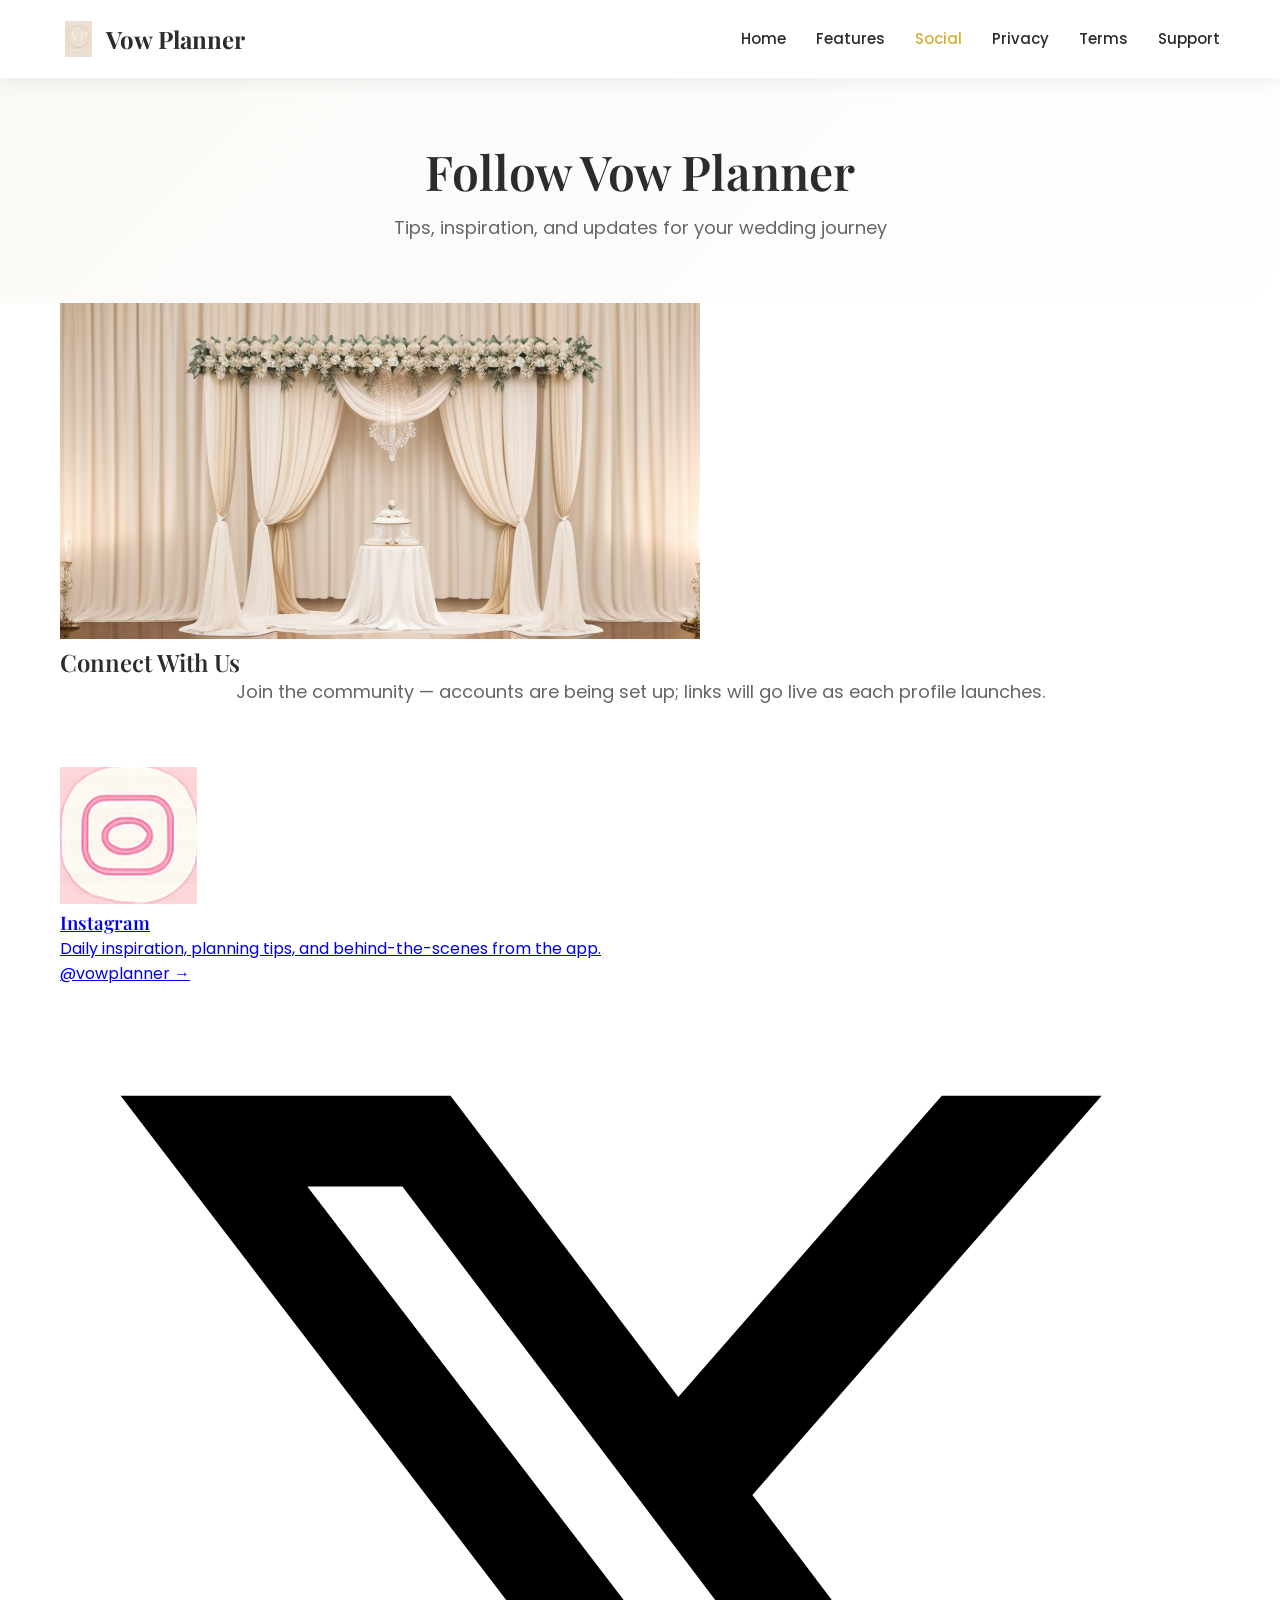
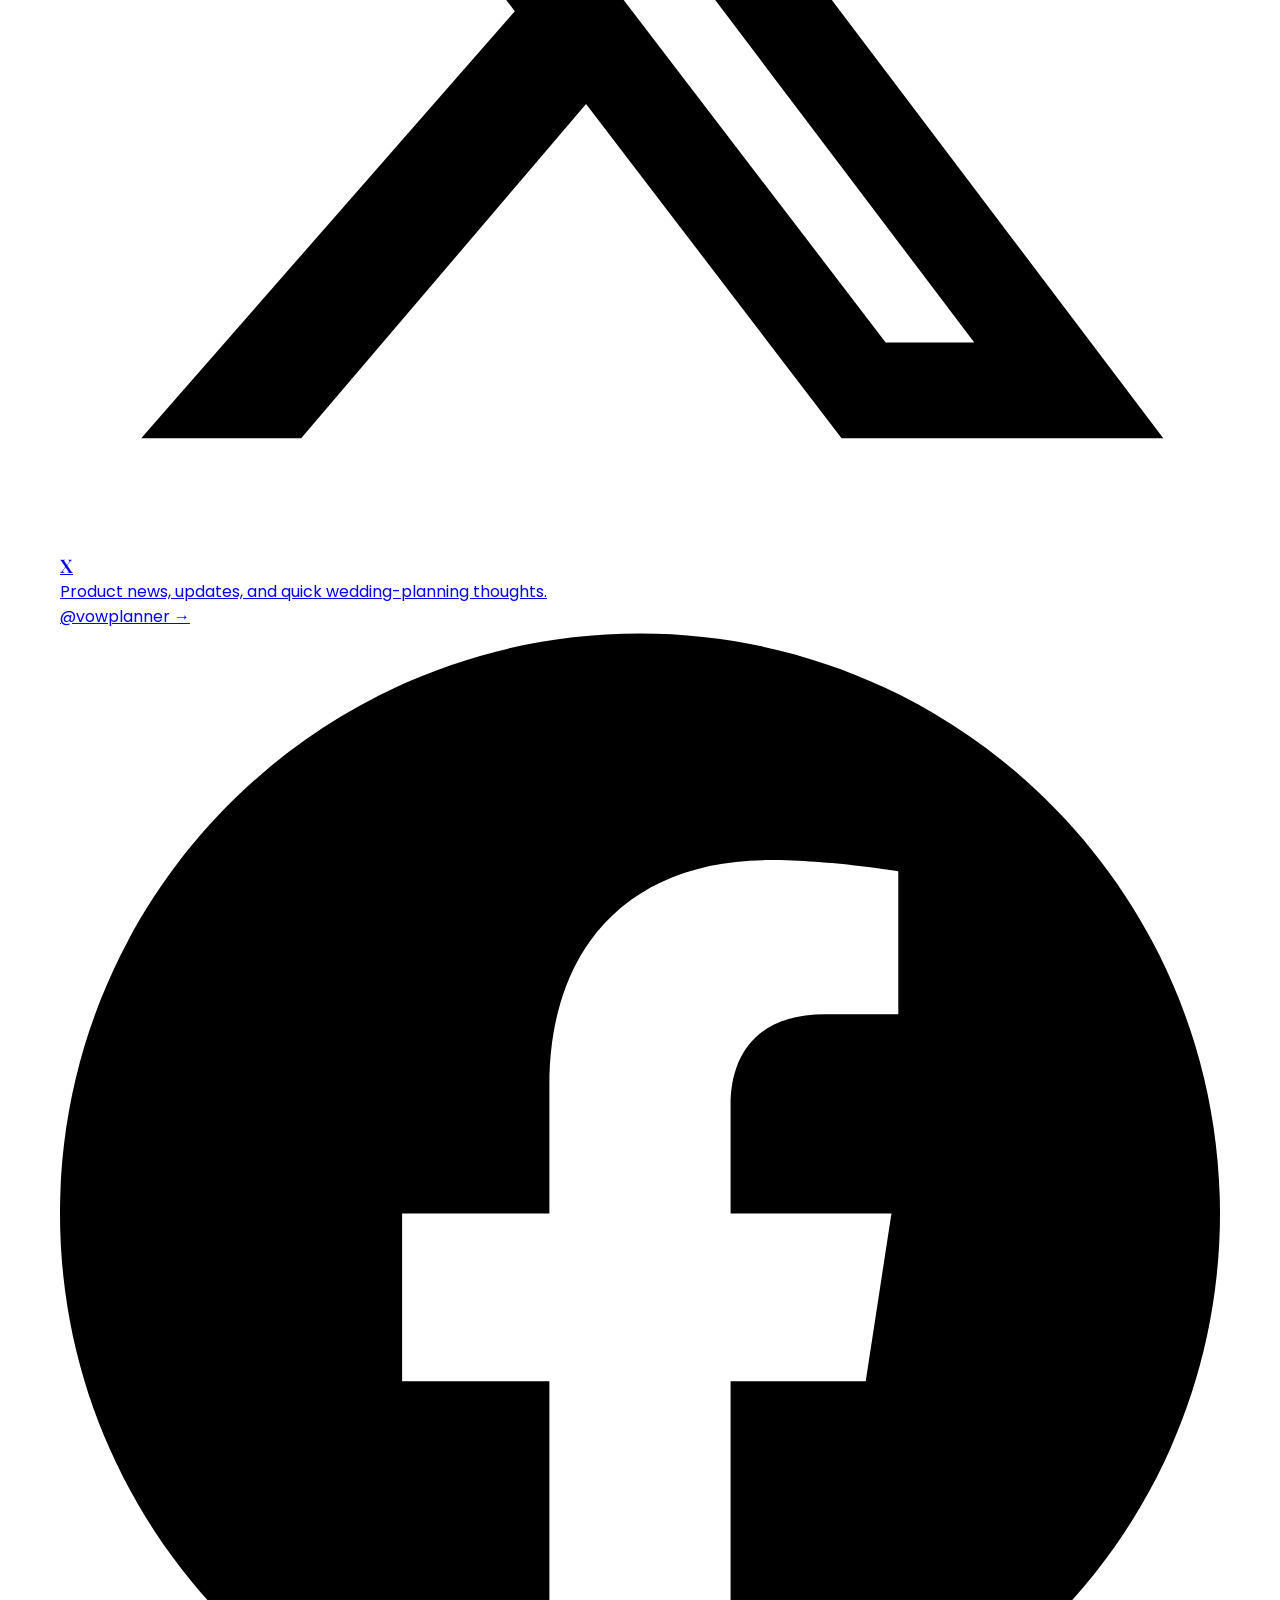
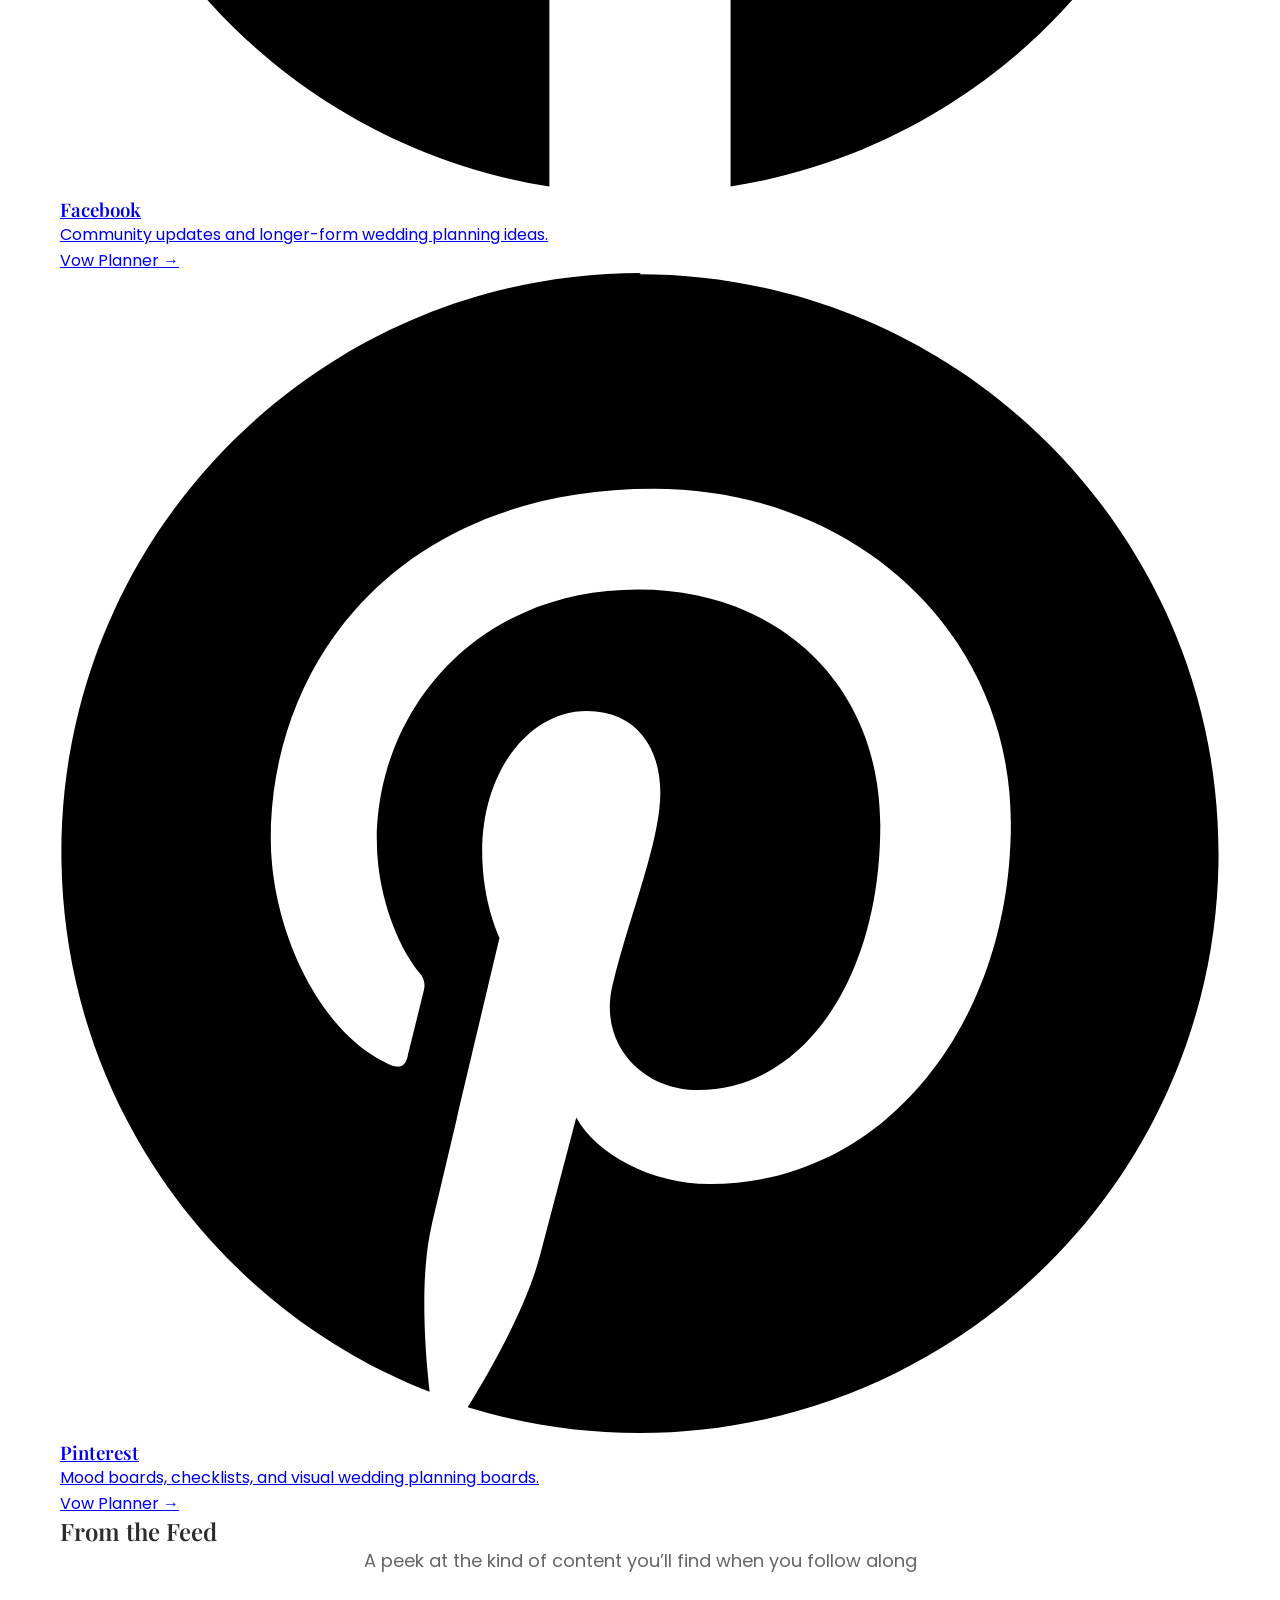
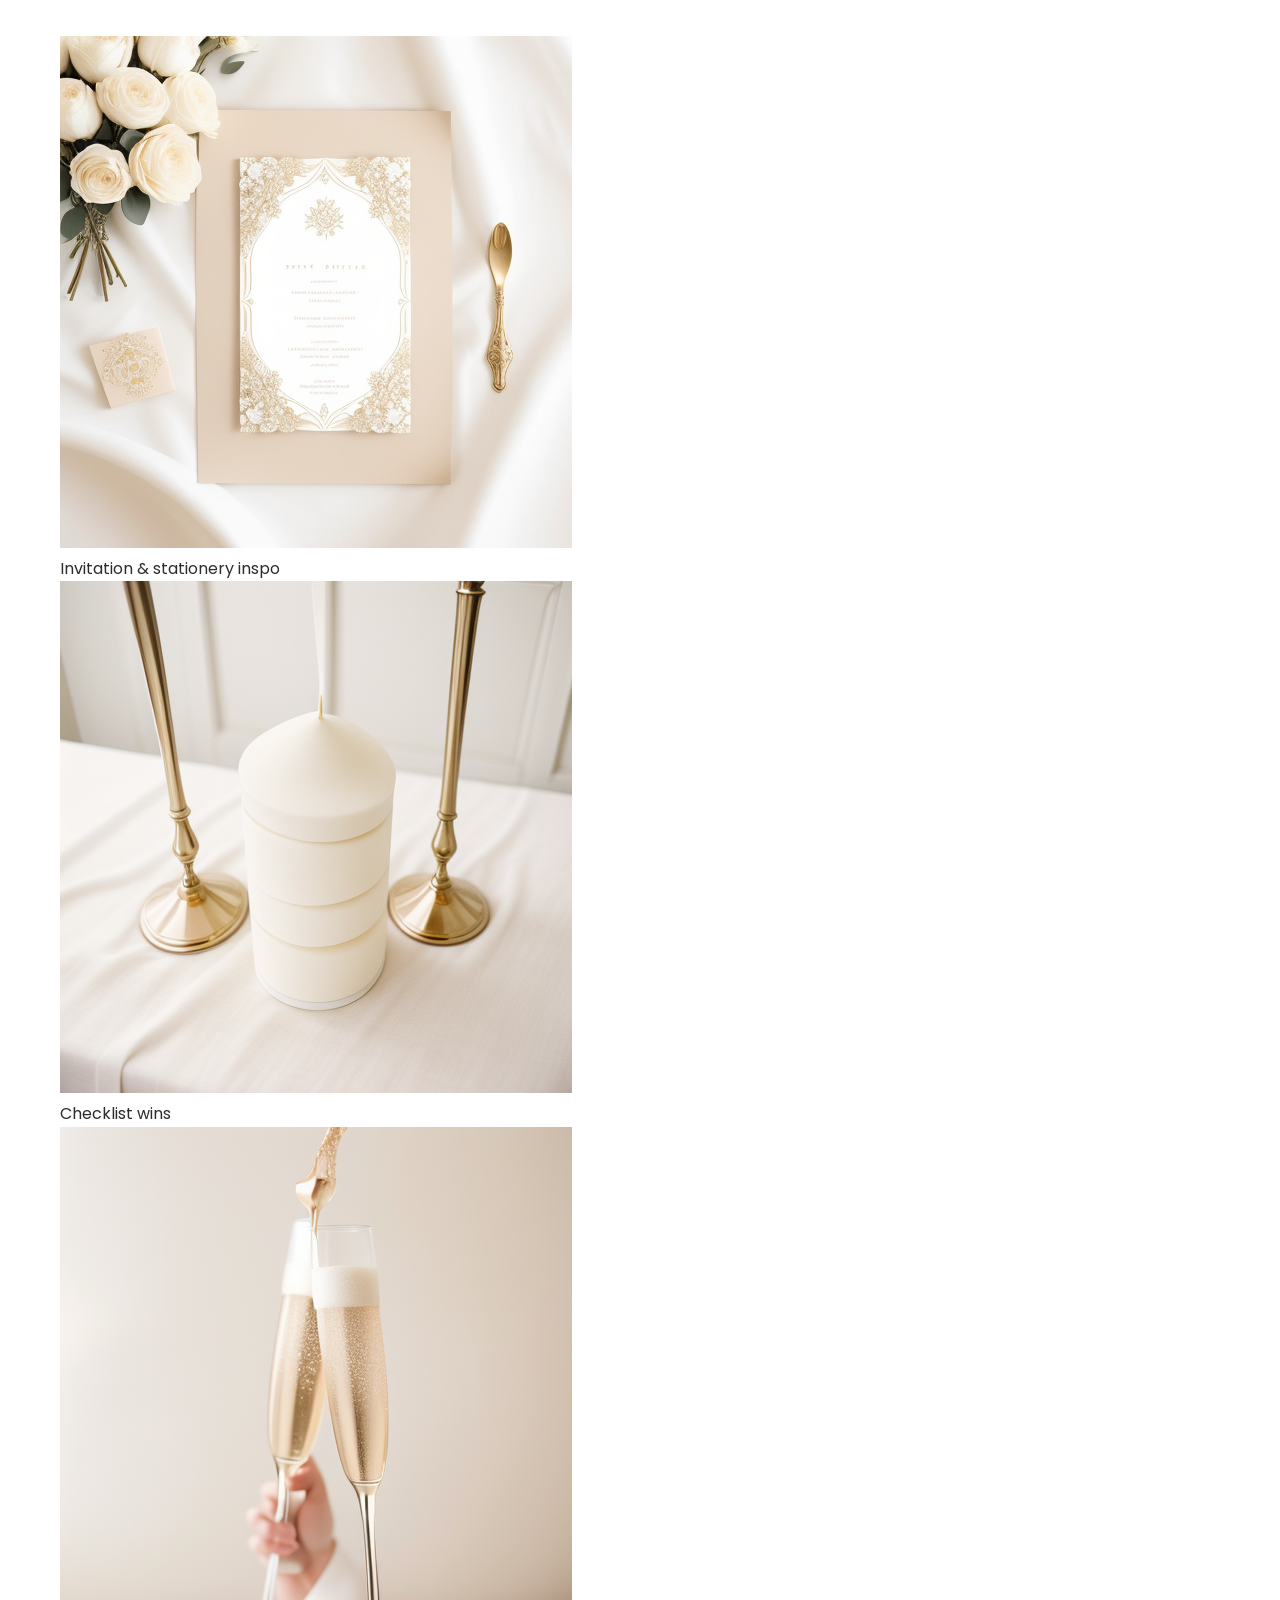
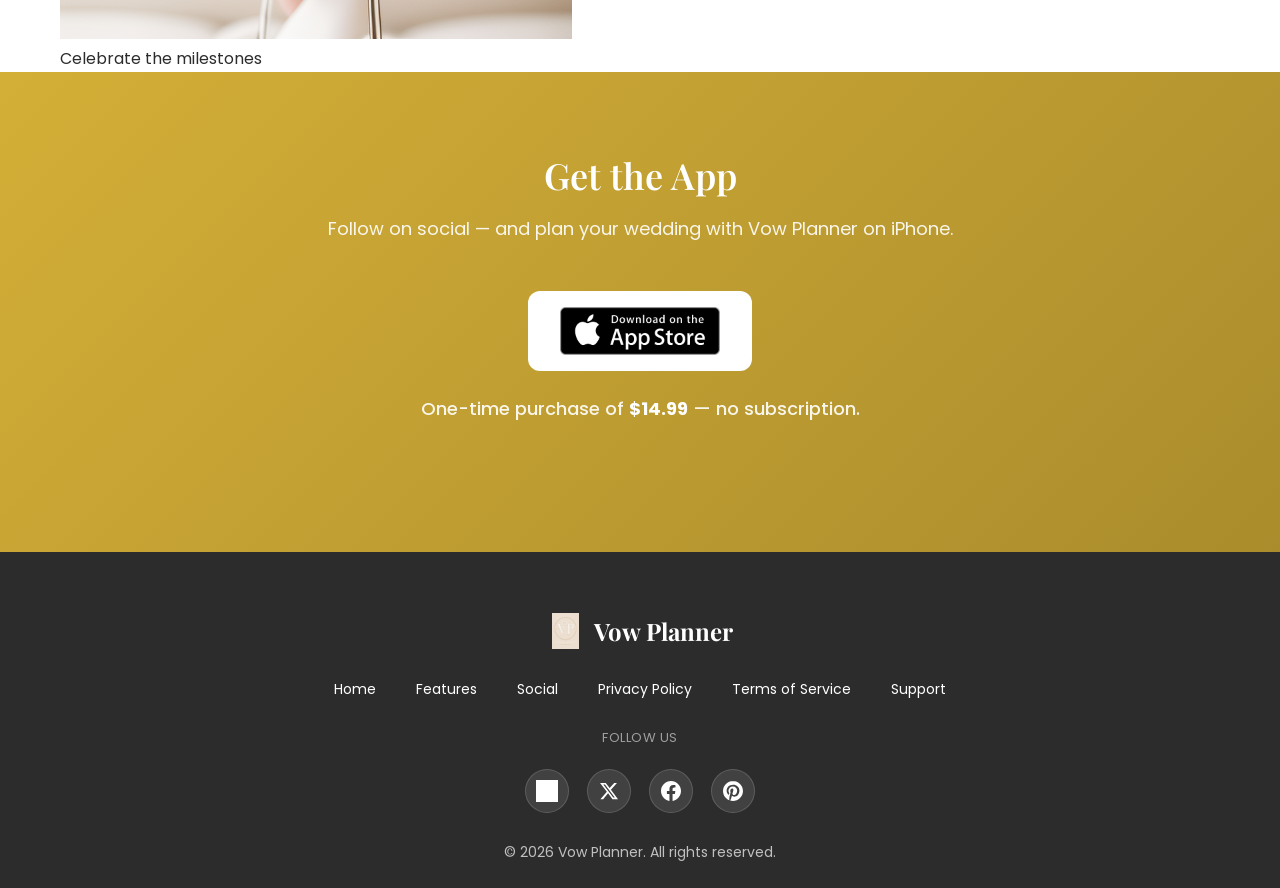
<file: social.html>
<!DOCTYPE html>
<html lang="en">
<head>
    <meta charset="UTF-8">
    <meta name="viewport" content="width=device-width, initial-scale=1.0">
    <title>Social – Vow Planner</title>
    <meta name="description" content="Follow Vow Planner on Instagram, X, Facebook, and Pinterest for wedding planning tips, inspiration, and product updates.">
    <link rel="stylesheet" href="css/style.css">
    <link rel="preconnect" href="https://fonts.googleapis.com">
    <link rel="preconnect" href="https://fonts.gstatic.com" crossorigin>
    <link href="https://fonts.googleapis.com/css2?family=Playfair+Display:wght@400;600;700&family=Poppins:wght@300;400;500;600&display=swap" rel="stylesheet">
    <link rel="icon" type="image/png" href="images/simplified-logo-mark-v01-02.png">
    <link rel="apple-touch-icon" href="images/app-store-icon-v01-02.png">
    <meta property="og:title" content="Follow Vow Planner">
    <meta property="og:description" content="Wedding planning tips, inspiration, and updates — follow us on social.">
    <meta property="og:type" content="website">
    <meta property="og:url" content="https://vowplanner.goodvibez.life/social.html">
    <meta property="og:image" content="https://vowplanner.goodvibez.life/images/social-sharing-image-v01-01.png">
    <meta name="twitter:card" content="summary_large_image">
    <meta name="twitter:image" content="https://vowplanner.goodvibez.life/images/social-sharing-image-v01-01.png">
</head>
<body>
    <header class="navbar">
        <div class="container">
            <div class="logo">
                <img src="images/simplified-logo-mark-v01-02.png" alt="Vow Planner Logo" class="logo-icon">
                <span>Vow Planner</span>
            </div>
            <nav class="nav-menu">
                <a href="index.html">Home</a>
                <a href="features.html">Features</a>
                <a href="social.html" class="active">Social</a>
                <a href="privacy.html">Privacy</a>
                <a href="terms.html">Terms</a>
                <a href="support.html">Support</a>
            </nav>
            <div class="menu-toggle">
                <span></span>
                <span></span>
                <span></span>
            </div>
        </div>
    </header>

    <section class="page-header social-page-header">
        <div class="container">
            <h1>Follow Vow Planner</h1>
            <p>Tips, inspiration, and updates for your wedding journey</p>
        </div>
    </section>

    <section class="social-hero-banner">
        <div class="container">
            <img src="images/social-sharing-image-v01-01.png" alt="Vow Planner social share" class="social-hero-img">
        </div>
    </section>

    <section class="social-links-section">
        <div class="container">
            <h2>Connect With Us</h2>
            <p class="section-subtitle">Join the community — accounts are being set up; links will go live as each profile launches.</p>
            <div class="social-cards">
                <a href="https://www.instagram.com/vowplanner" class="social-card" target="_blank" rel="noopener noreferrer">
                    <div class="social-card-icon instagram">
                        <img src="assets/Insta_Small.png" alt="">
                    </div>
                    <h3>Instagram</h3>
                    <p>Daily inspiration, planning tips, and behind-the-scenes from the app.</p>
                    <span class="social-card-cta">@vowplanner →</span>
                </a>
                <a href="https://x.com/vowplanner" class="social-card" target="_blank" rel="noopener noreferrer">
                    <div class="social-card-icon x">
                        <svg viewBox="0 0 24 24" aria-hidden="true"><path d="M18.244 2.25h3.308l-7.227 8.26 8.502 11.24H16.17l-5.286-6.915L4.99 21.75H1.68l7.73-8.835L1.254 2.25H8.08l4.713 6.231zm-1.161 17.52h1.833L7.084 4.126H5.117z"/></svg>
                    </div>
                    <h3>X</h3>
                    <p>Product news, updates, and quick wedding-planning thoughts.</p>
                    <span class="social-card-cta">@vowplanner →</span>
                </a>
                <a href="https://www.facebook.com/vowplanner" class="social-card" target="_blank" rel="noopener noreferrer">
                    <div class="social-card-icon facebook">
                        <svg viewBox="0 0 24 24" aria-hidden="true"><path d="M24 12.073c0-6.627-5.373-12-12-12s-12 5.373-12 12c0 5.99 4.388 10.954 10.125 11.854v-8.385H7.078v-3.47h3.047V9.43c0-3.007 1.792-4.669 4.533-4.669 1.312 0 2.686.235 2.686.235v2.953H15.83c-1.491 0-1.956.925-1.956 1.874v2.25h3.328l-.532 3.47h-2.796v8.385C19.612 23.027 24 18.062 24 12.073z"/></svg>
                    </div>
                    <h3>Facebook</h3>
                    <p>Community updates and longer-form wedding planning ideas.</p>
                    <span class="social-card-cta">Vow Planner →</span>
                </a>
                <a href="https://www.pinterest.com/vowplanner" class="social-card" target="_blank" rel="noopener noreferrer">
                    <div class="social-card-icon pinterest">
                        <svg viewBox="0 0 24 24" aria-hidden="true"><path d="M12.017 0C5.396 0 .029 5.367.029 11.987c0 5.079 3.158 9.417 7.618 11.162-.105-.949-.199-2.403.041-3.439.219-.937 1.406-5.957 1.406-5.957s-.359-.72-.359-1.781c0-1.663.967-2.911 2.168-2.911 1.024 0 1.518.769 1.518 1.688 0 1.029-.653 2.567-.992 3.992-.285 1.193.6 2.165 1.775 2.165 2.128 0 3.768-2.245 3.768-5.487 0-2.861-2.063-4.869-5.008-4.869-3.41 0-5.409 2.562-5.409 5.199 0 1.033.394 2.143.889 2.741.099.12.112.225.085.345-.09.375-.293 1.199-.334 1.363-.053.225-.172.271-.401.165-1.495-.69-2.433-2.878-2.433-4.646 0-3.776 2.748-7.252 7.92-7.252 4.158 0 7.392 2.967 7.392 6.923 0 4.135-2.607 7.462-6.233 7.462-1.214 0-2.354-.629-2.758-1.379l-.749 2.848c-.269 1.045-1.004 2.352-1.498 3.146 1.123.345 2.306.535 3.55.535 6.607 0 11.985-5.365 11.985-11.987C23.97 5.39 18.592.026 11.985.026L12.017 0z"/></svg>
                    </div>
                    <h3>Pinterest</h3>
                    <p>Mood boards, checklists, and visual wedding planning boards.</p>
                    <span class="social-card-cta">Vow Planner →</span>
                </a>
            </div>
        </div>
    </section>

    <section class="lifestyle-section social-gallery">
        <div class="container">
            <h2>From the Feed</h2>
            <p class="section-subtitle">A peek at the kind of content you’ll find when you follow along</p>
            <div class="lifestyle-grid">
                <figure class="lifestyle-card">
                    <img src="images/editorial-and-lifestyle-graphics/floral-invitation-flat-lay-v01-01.png" alt="Floral invitation flat lay">
                    <figcaption>Invitation & stationery inspo</figcaption>
                </figure>
                <figure class="lifestyle-card">
                    <img src="images/editorial-and-lifestyle-graphics/checkmark-on-a-wedding-checklist-v01-01.png" alt="Checkmark on wedding checklist">
                    <figcaption>Checklist wins</figcaption>
                </figure>
                <figure class="lifestyle-card">
                    <img src="images/editorial-and-lifestyle-graphics/champagne-toast-graphic-v01-01.png" alt="Champagne toast">
                    <figcaption>Celebrate the milestones</figcaption>
                </figure>
            </div>
        </div>
    </section>

    <section class="download-section">
        <div class="container">
            <h2>Get the App</h2>
            <p>Follow on social — and plan your wedding with Vow Planner on iPhone.</p>
            <div class="download-buttons">
                <a href="https://apps.apple.com/us/app/vow-planner/id6760318423" class="app-store-btn" target="_blank" rel="noopener noreferrer">
                    <img src="images/download.png" alt="Download on the App Store" width="160">
                </a>
            </div>
            <p class="price-info">One-time purchase of <strong>$14.99</strong> — no subscription.</p>
        </div>
    </section>

    <footer>
        <div class="container">
            <div class="footer-content">
                <div class="footer-logo">
                    <img src="images/simplified-logo-mark-v01-02.png" alt="Vow Planner Logo" class="footer-icon">
                    <span>Vow Planner</span>
                </div>
                <div class="footer-links">
                    <a href="index.html">Home</a>
                    <a href="features.html">Features</a>
                    <a href="social.html">Social</a>
                    <a href="privacy.html">Privacy Policy</a>
                    <a href="terms.html">Terms of Service</a>
                    <a href="support.html">Support</a>
                </div>
                <p class="footer-social-label">Follow us</p>
                <div class="footer-social">
                    <a href="https://www.instagram.com/vowplanner" class="social-link" target="_blank" rel="noopener noreferrer" aria-label="Instagram"><img src="assets/Insta_Small.png" alt="Instagram"></a>
                    <a href="https://x.com/vowplanner" class="social-link" target="_blank" rel="noopener noreferrer" aria-label="X"><svg viewBox="0 0 24 24" aria-hidden="true"><path d="M18.244 2.25h3.308l-7.227 8.26 8.502 11.24H16.17l-5.286-6.915L4.99 21.75H1.68l7.73-8.835L1.254 2.25H8.08l4.713 6.231zm-1.161 17.52h1.833L7.084 4.126H5.117z"/></svg></a>
                    <a href="https://www.facebook.com/vowplanner" class="social-link" target="_blank" rel="noopener noreferrer" aria-label="Facebook"><svg viewBox="0 0 24 24" aria-hidden="true"><path d="M24 12.073c0-6.627-5.373-12-12-12s-12 5.373-12 12c0 5.99 4.388 10.954 10.125 11.854v-8.385H7.078v-3.47h3.047V9.43c0-3.007 1.792-4.669 4.533-4.669 1.312 0 2.686.235 2.686.235v2.953H15.83c-1.491 0-1.956.925-1.956 1.874v2.25h3.328l-.532 3.47h-2.796v8.385C19.612 23.027 24 18.062 24 12.073z"/></svg></a>
                    <a href="https://www.pinterest.com/vowplanner" class="social-link" target="_blank" rel="noopener noreferrer" aria-label="Pinterest"><svg viewBox="0 0 24 24" aria-hidden="true"><path d="M12.017 0C5.396 0 .029 5.367.029 11.987c0 5.079 3.158 9.417 7.618 11.162-.105-.949-.199-2.403.041-3.439.219-.937 1.406-5.957 1.406-5.957s-.359-.72-.359-1.781c0-1.663.967-2.911 2.168-2.911 1.024 0 1.518.769 1.518 1.688 0 1.029-.653 2.567-.992 3.992-.285 1.193.6 2.165 1.775 2.165 2.128 0 3.768-2.245 3.768-5.487 0-2.861-2.063-4.869-5.008-4.869-3.41 0-5.409 2.562-5.409 5.199 0 1.033.394 2.143.889 2.741.099.12.112.225.085.345-.09.375-.293 1.199-.334 1.363-.053.225-.172.271-.401.165-1.495-.69-2.433-2.878-2.433-4.646 0-3.776 2.748-7.252 7.92-7.252 4.158 0 7.392 2.967 7.392 6.923 0 4.135-2.607 7.462-6.233 7.462-1.214 0-2.354-.629-2.758-1.379l-.749 2.848c-.269 1.045-1.004 2.352-1.498 3.146 1.123.345 2.306.535 3.55.535 6.607 0 11.985-5.365 11.985-11.987C23.97 5.39 18.592.026 11.985.026L12.017 0z"/></svg></a>
                </div>
                <div class="footer-copyright">
                    <p>&copy; 2026 Vow Planner. All rights reserved.</p>
                </div>
            </div>
        </div>
    </footer>

    <script src="js/script.js"></script>
</body>
</html>
</file>
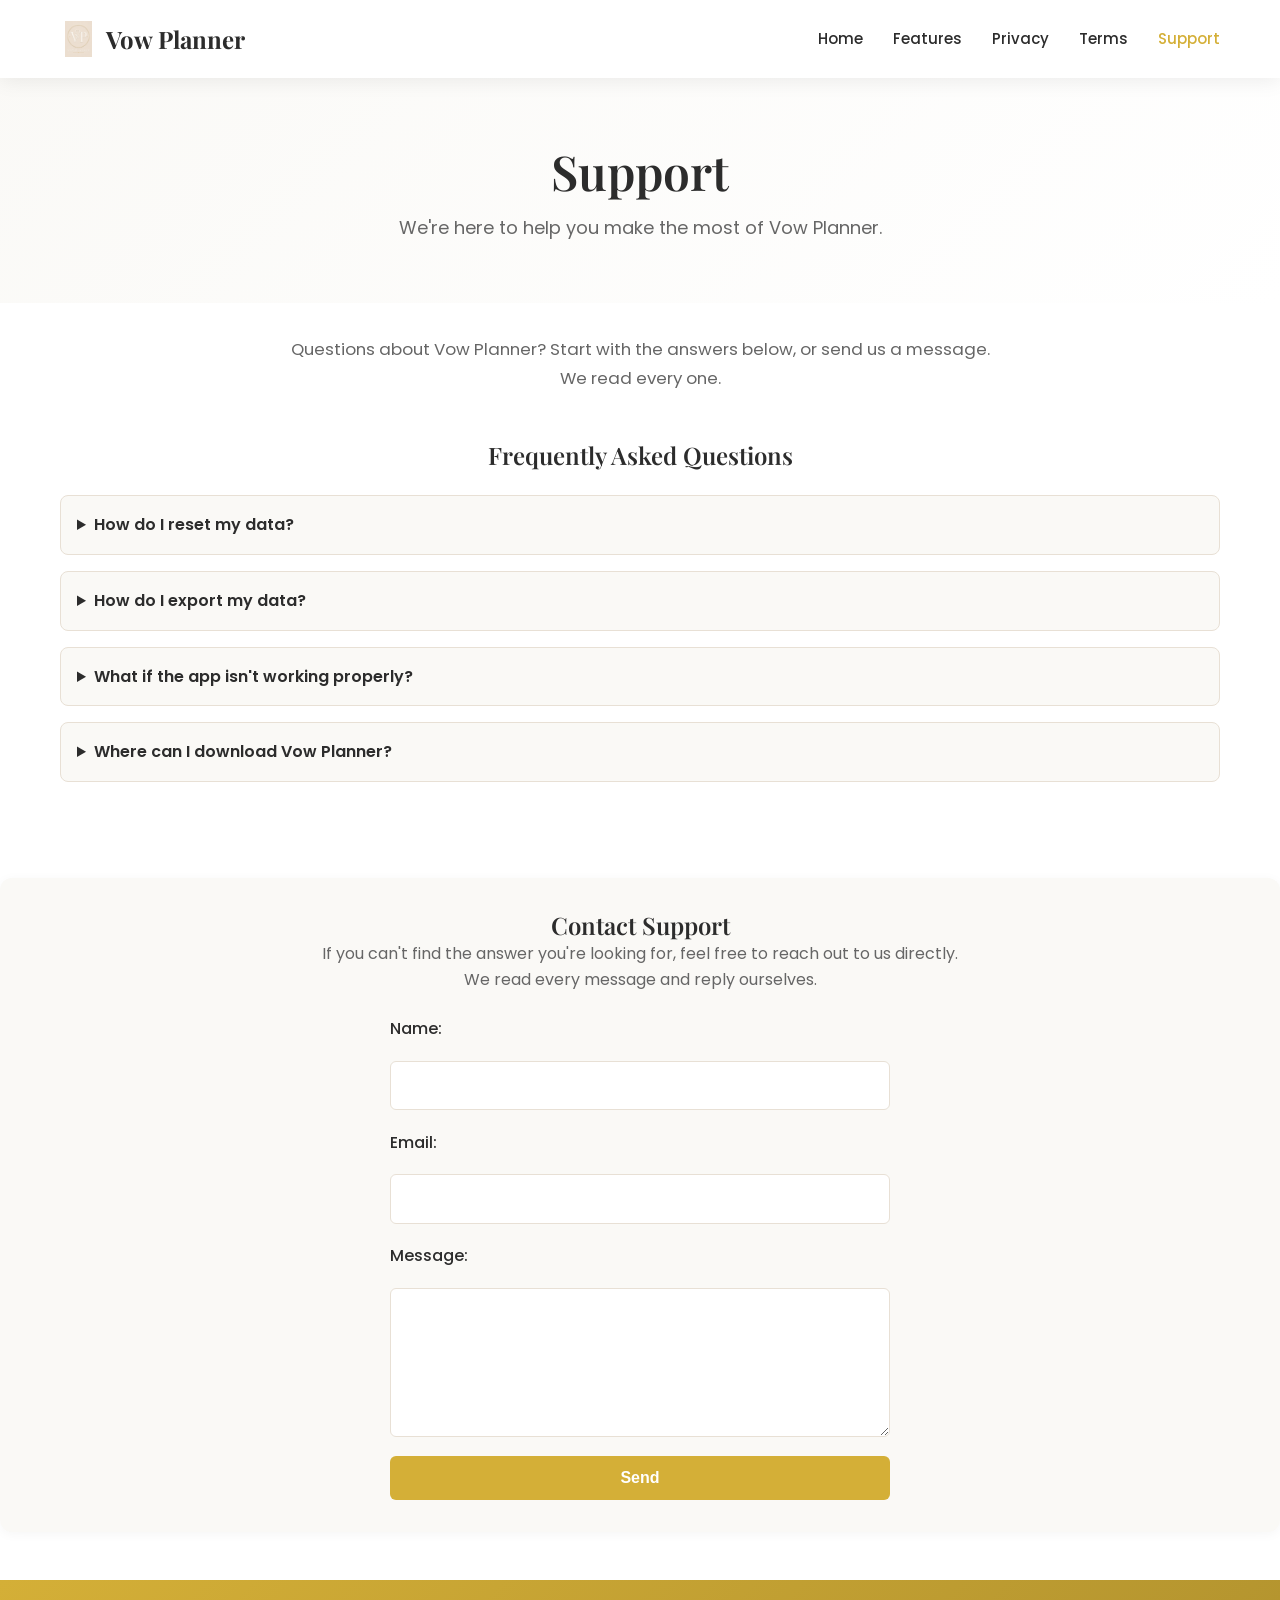
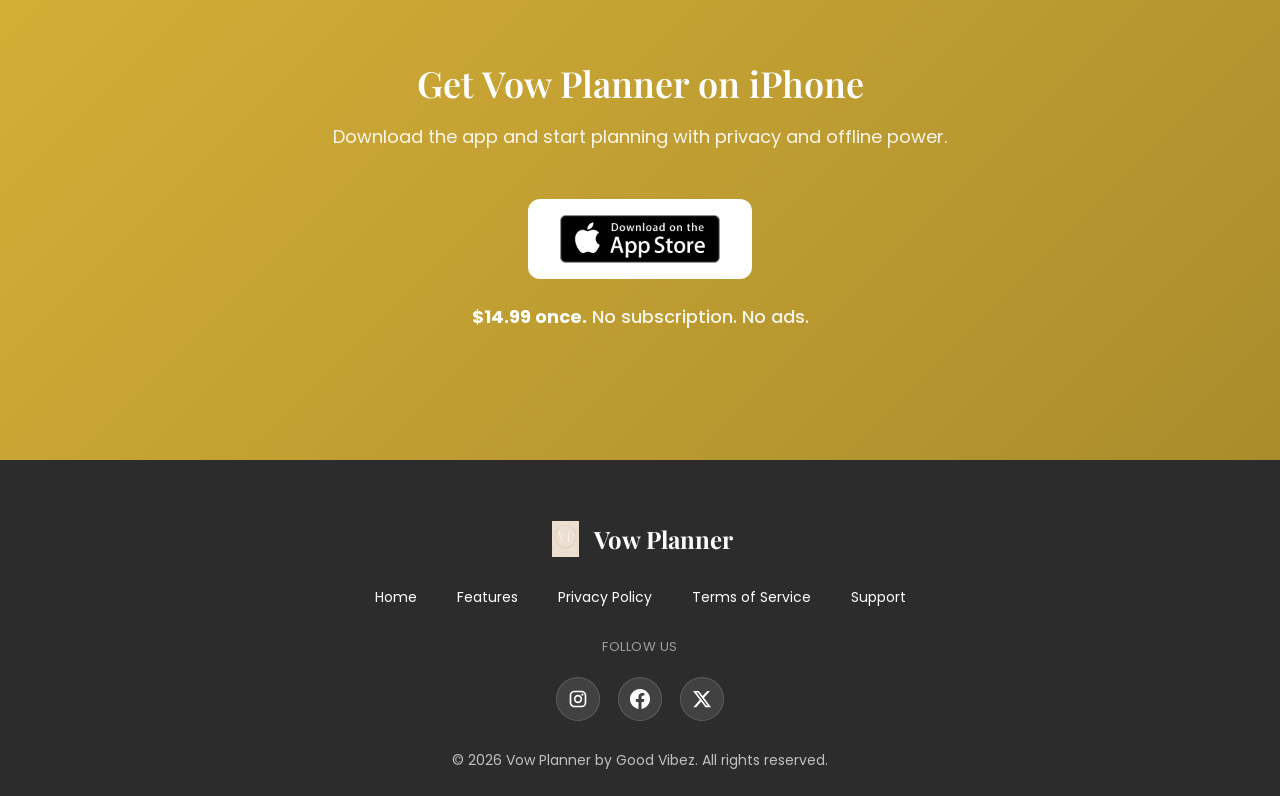
<file: support.html>
<!DOCTYPE html>
<html lang="en">
<head>
    <meta charset="UTF-8">
    <meta name="viewport" content="width=device-width, initial-scale=1.0">
    <title>Support - Vow Planner</title>
    <meta name="description" content="Get help with Vow Planner. FAQs, contact form, and App Store download.">
    <link rel="canonical" href="https://vowplanner.goodvibez.life/support.html">
    <link rel="icon" type="image/png" href="images/simplified-logo-mark-v01-02.png">
    <link rel="apple-touch-icon" href="images/app-store-icon-v01-02.png">
    <meta property="og:title" content="Vow Planner Support">
    <meta property="og:description" content="FAQs and contact support for Vow Planner.">
    <meta property="og:type" content="website">
    <meta property="og:url" content="https://vowplanner.goodvibez.life/support.html">
    <meta property="og:image" content="https://vowplanner.goodvibez.life/images/social-sharing-image-v01-01.png">
    <meta property="og:site_name" content="Vow Planner">
    <link rel="stylesheet" href="css/style.css">
    <link rel="stylesheet" href="css/extras.css">
    <link rel="preconnect" href="https://fonts.googleapis.com">
    <link rel="preconnect" href="https://fonts.gstatic.com" crossorigin>
    <link href="https://fonts.googleapis.com/css2?family=Playfair+Display:wght@400;600;700&family=Poppins:wght@300;400;500;600&display=swap" rel="stylesheet">
</head>
<body>
    <a class="skip-link" href="#main">Skip to content</a>
    <header class="navbar">
        <div class="container">
            <a href="index.html" class="logo">
                <img src="images/simplified-logo-mark-v01-02.png" alt="Vow Planner" class="logo-icon">
                <span>Vow Planner</span>
            </a>
            <nav class="nav-menu" id="primary-nav" aria-label="Primary">
                <a href="index.html">Home</a>
                <a href="features.html">Features</a>
                <a href="privacy.html">Privacy</a>
                <a href="terms.html">Terms</a>
                <a href="support.html" class="active" aria-current="page">Support</a>
            </nav>
            <button class="menu-toggle" type="button" aria-label="Open menu" aria-controls="primary-nav" aria-expanded="false">
                <span></span><span></span><span></span>
            </button>
        </div>
    </header>
    <main id="main">
    <section class="page-header"><div class="container"><h1>Support</h1><p>We're here to help you make the most of Vow Planner.</p></div></section>
    <section class="support-intro"><div class="container"><p>Questions about Vow Planner? Start with the answers below, or send us a message. We read every one.</p></div></section>
    <section class="faq-section"><div class="container"><h2>Frequently Asked Questions</h2>
            <details><summary>How do I reset my data?</summary><p>If you are having issues, you may need to go under your profile and select "Reset All Data." Before doing this, ensure you back up your data by exporting it, since your wedding plans are stored only on your iPhone and are never stored in iCloud.</p></details>
            <details><summary>How do I export my data?</summary><p>Go to your profile settings and select "Export Data." Follow the prompts to save a copy of your data locally.</p></details>
            <details><summary>What if the app isn't working properly?</summary><p>If you're experiencing issues, try restarting your device or redownloading the app from the App Store. This can often resolve unexpected glitches. Make sure your app is updated to the latest version.</p></details>
            <details><summary>Where can I download Vow Planner?</summary><p>Vow Planner is on the <a href="https://apps.apple.com/us/app/vow-planner/id6760318423" target="_blank" rel="noopener noreferrer">Apple App Store</a> for iPhone. $14.99 once. No subscription. No ads.</p></details>
    </div></section>
    <section class="contact-form"><div class="container"><h2>Contact Support</h2><p>If you can't find the answer you're looking for, feel free to reach out to us directly. We read every message and reply ourselves.</p>
            <form action="https://formspree.io/f/mlgpljbd" method="POST" class="styled-form">
                <label for="name">Name:</label><input type="text" id="name" name="name" required>
                <label for="email">Email:</label><input type="email" id="email" name="email" required>
                <label for="message">Message:</label><textarea id="message" name="message" rows="5" required></textarea>
                <button type="submit" class="btn-primary">Send</button>
            </form></div></section>
    <section class="download-section"><div class="container"><h2>Get Vow Planner on iPhone</h2><p>Download the app and start planning with privacy and offline power.</p>
            <div class="download-buttons"><a href="https://apps.apple.com/us/app/vow-planner/id6760318423" class="app-store-btn" target="_blank" rel="noopener noreferrer"><img src="images/download.png" alt="Download on the App Store" width="160"></a></div>
            <p class="price-info"><strong>$14.99 once.</strong> No subscription. No ads.</p></div></section>
    </main>
    <footer><div class="container"><div class="footer-content">
                <a href="index.html" class="footer-logo"><img src="images/simplified-logo-mark-v01-02.png" alt="Vow Planner" class="footer-icon"><span>Vow Planner</span></a>
                <div class="footer-links"><a href="index.html">Home</a><a href="features.html">Features</a><a href="privacy.html">Privacy Policy</a><a href="terms.html">Terms of Service</a><a href="support.html">Support</a></div>
                <p class="footer-social-label">Follow us</p>
                <div class="footer-social">
                    <a href="https://www.instagram.com/vowplannerapp/" class="social-link" target="_blank" rel="noopener noreferrer" aria-label="Vow Planner on Instagram"><svg viewBox="0 0 24 24" aria-hidden="true"><path d="M7.8 2h8.4C19.4 2 22 4.6 22 7.8v8.4a5.8 5.8 0 0 1-5.8 5.8H7.8C4.6 22 2 19.4 2 16.2V7.8A5.8 5.8 0 0 1 7.8 2zm-.2 2A3.6 3.6 0 0 0 4 7.6v8.8C4 18.39 5.61 20 7.6 20h8.8a3.6 3.6 0 0 0 3.6-3.6V7.6C20 5.61 18.39 4 16.4 4H7.6zm9.65 1.5a1.25 1.25 0 1 1 0 2.5 1.25 1.25 0 0 1 0-2.5zM12 7a5 5 0 1 1 0 10 5 5 0 0 1 0-10zm0 2a3 3 0 1 0 0 6 3 3 0 0 0 0-6z"/></svg></a>
                    <a href="https://www.facebook.com/gath.show" class="social-link" target="_blank" rel="noopener noreferrer" aria-label="Vow Planner on Facebook"><svg viewBox="0 0 24 24" aria-hidden="true"><path d="M24 12.073c0-6.627-5.373-12-12-12s-12 5.373-12 12c0 5.99 4.388 10.954 10.125 11.854v-8.385H7.078v-3.47h3.047V9.43c0-3.007 1.792-4.669 4.533-4.669 1.312 0 2.686.235 2.686.235v2.953H15.83c-1.491 0-1.956.925-1.956 1.874v2.25h3.328l-.532 3.47h-2.796v8.385C19.612 23.027 24 18.062 24 12.073z"/></svg></a>
                    <a href="https://x.com/vowplannerapp" class="social-link" target="_blank" rel="noopener noreferrer" aria-label="Vow Planner on X"><svg viewBox="0 0 24 24" aria-hidden="true"><path d="M18.244 2.25h3.308l-7.227 8.26 8.502 11.24H16.17l-5.214-6.817L4.99 21.75H1.68l7.73-8.835L1.254 2.25H8.08l4.713 6.231zm-1.161 17.52h1.833L7.084 4.126H5.117z"/></svg></a>
                </div>
                <div class="footer-copyright"><p>&copy; 2026 Vow Planner by Good Vibez. All rights reserved.</p></div>
            </div></div></footer>
    <script src="js/script.js"></script>
</body></html>
</file>
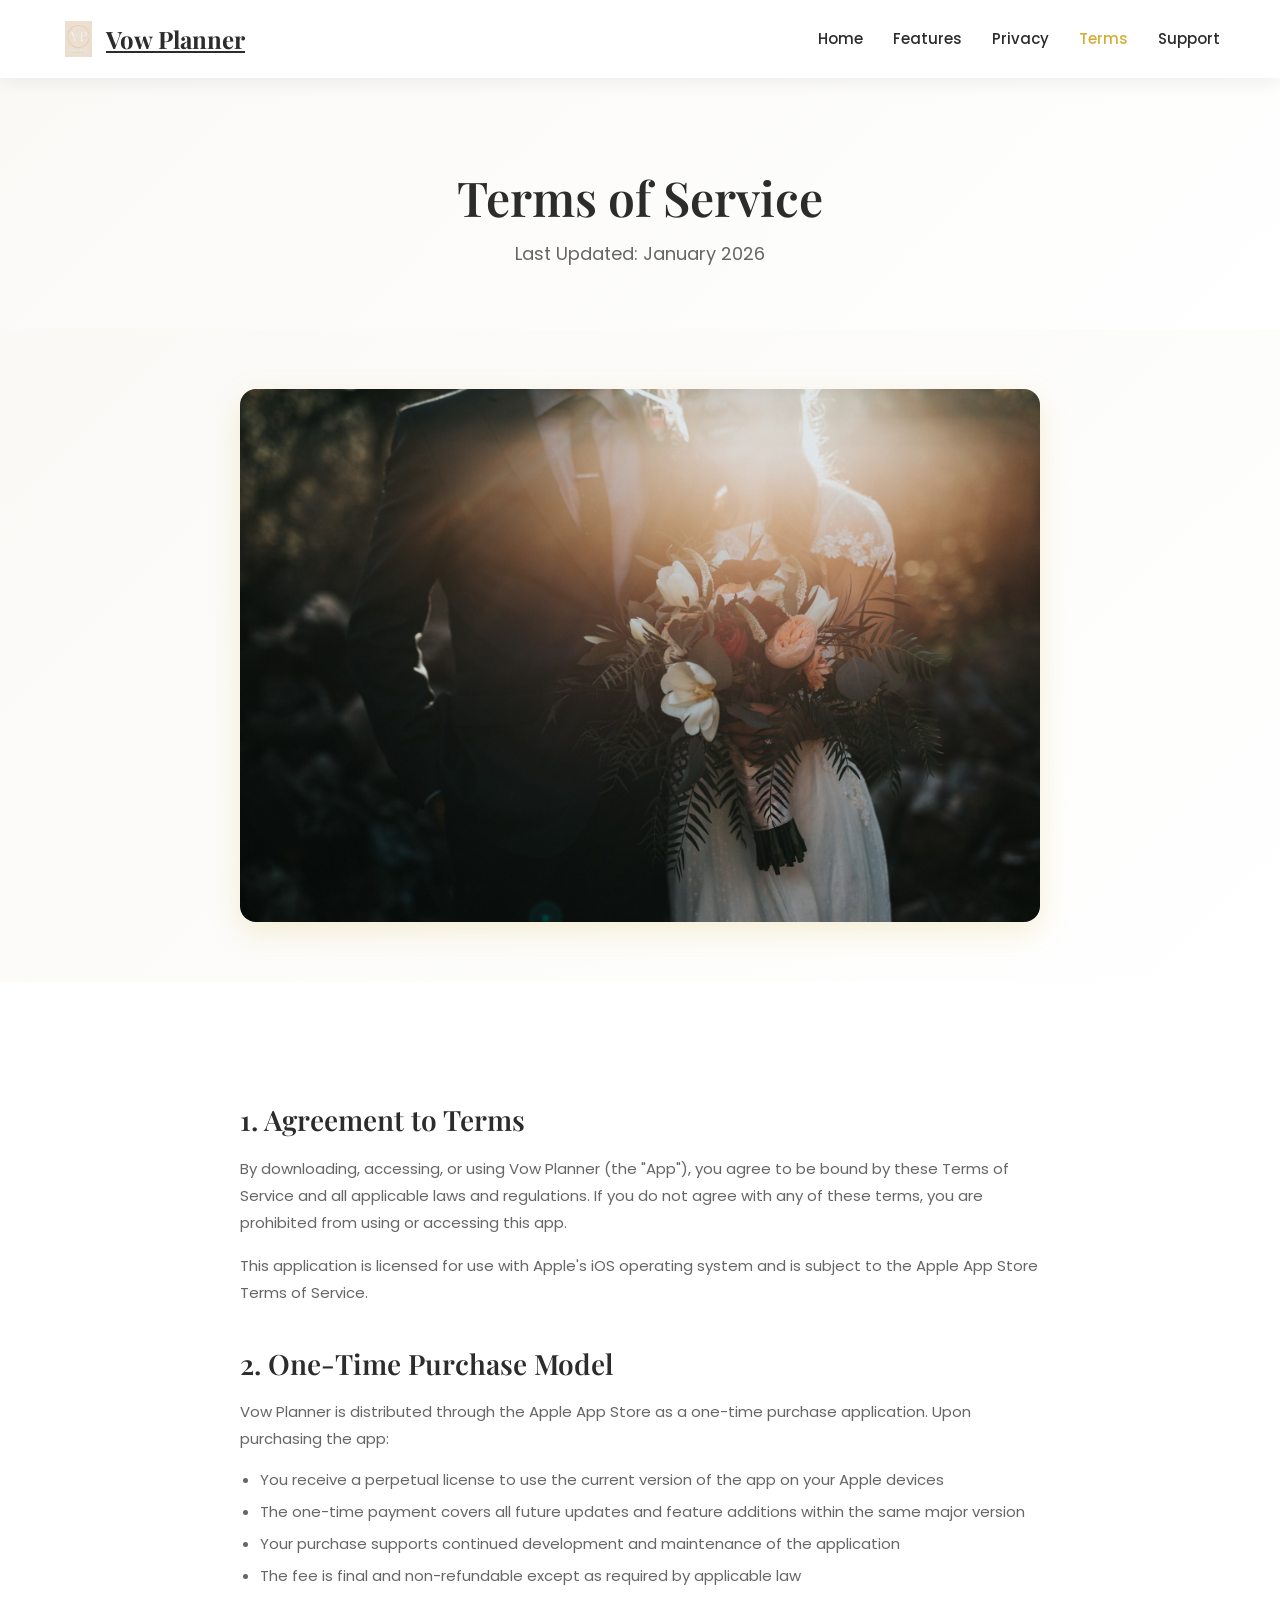
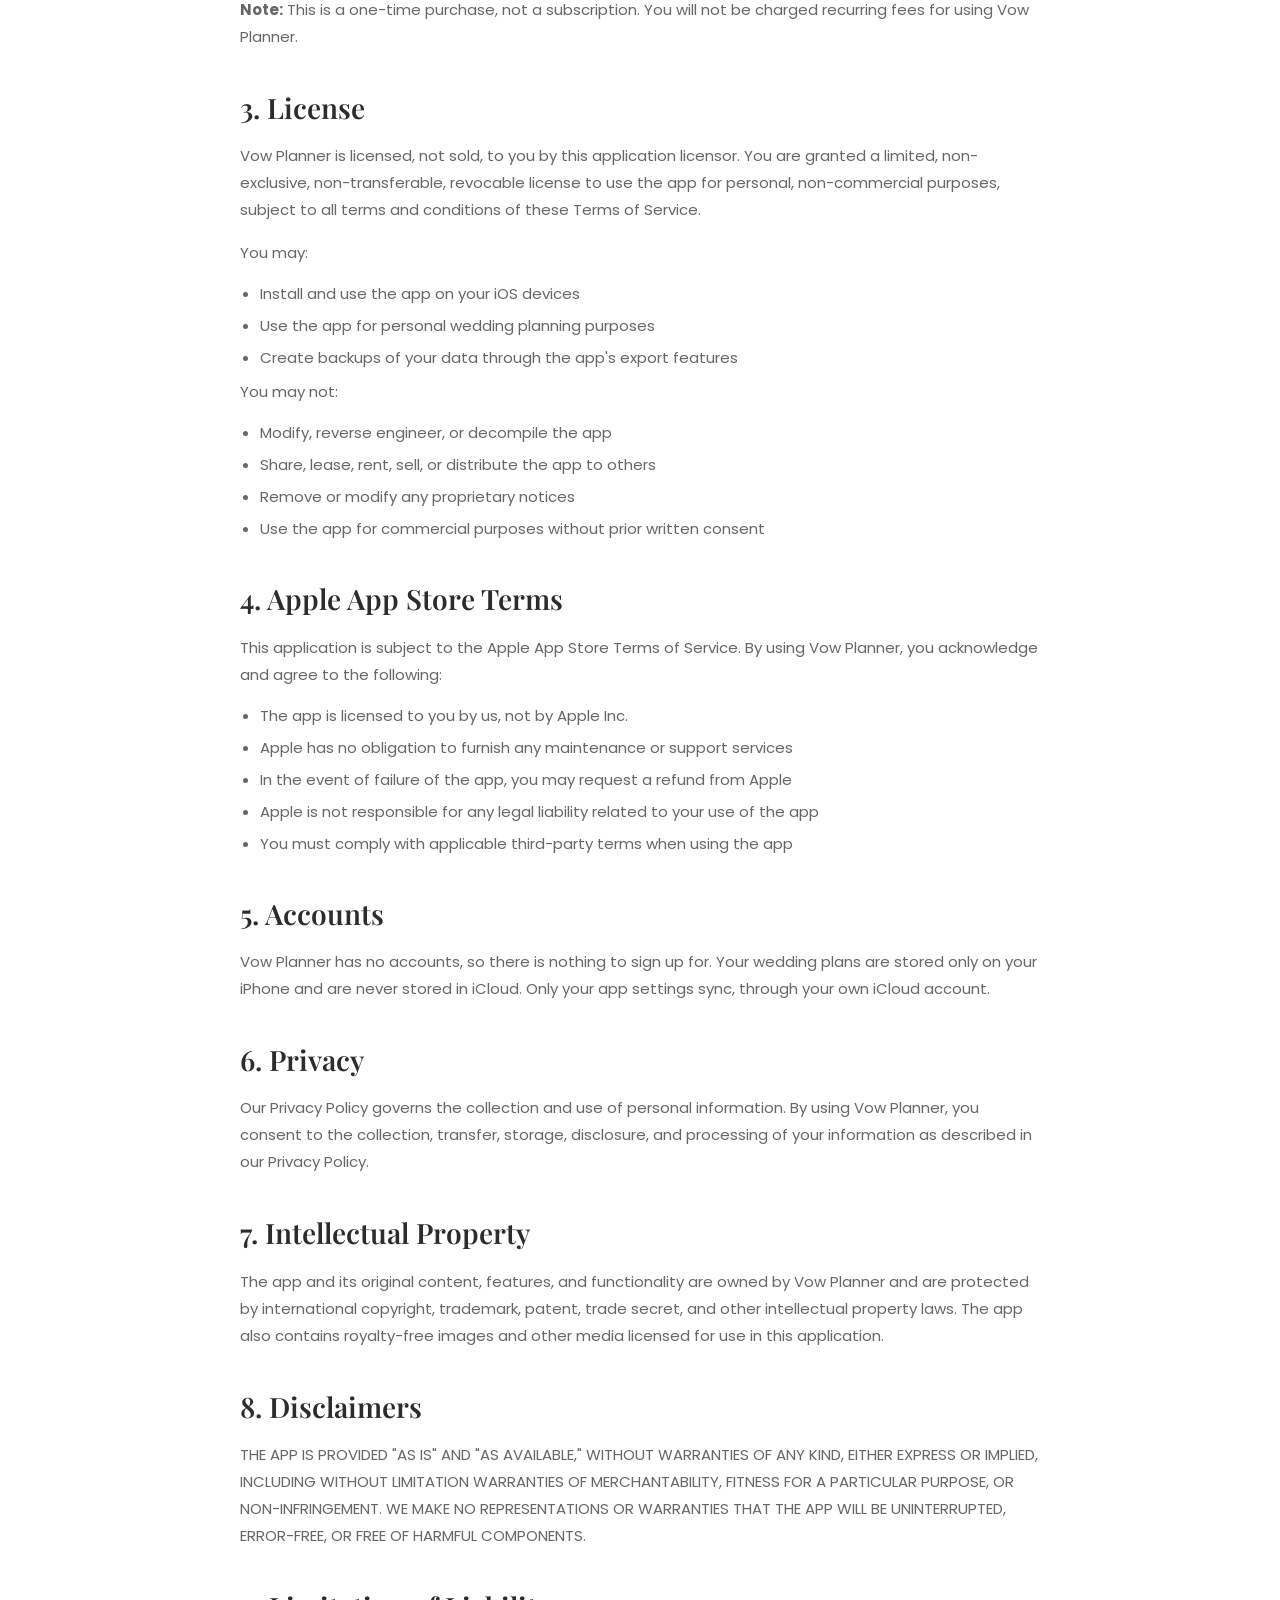
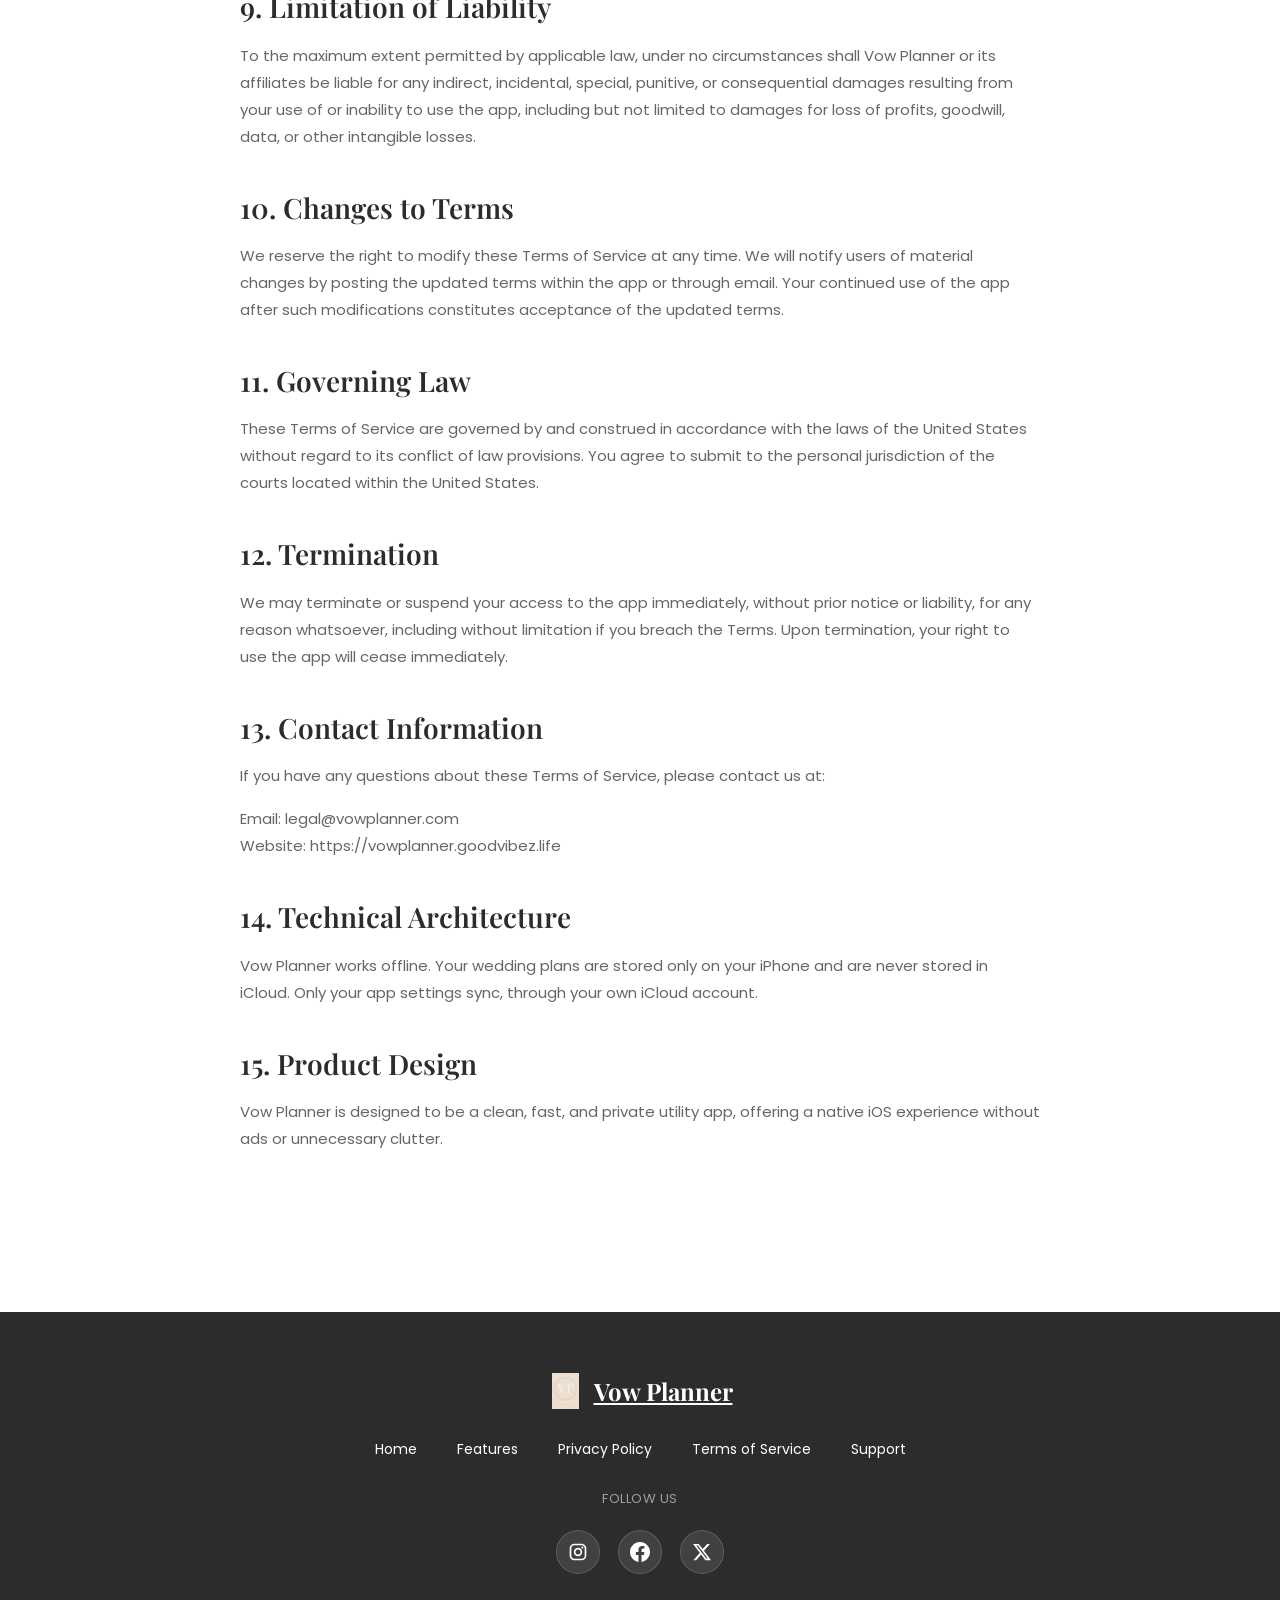
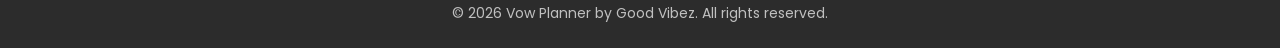
<file: terms.html>
<!DOCTYPE html>
<html lang="en">
<head>
    <meta charset="UTF-8">
    <meta name="viewport" content="width=device-width, initial-scale=1.0">
    <title>Vow Planner - Terms of Service</title>
    <meta name="description" content="Terms of Service for Vow Planner, the one-time-purchase wedding planning app for iPhone.">
    <link rel="canonical" href="https://vowplanner.goodvibez.life/terms.html">
    <link rel="icon" type="image/png" href="images/simplified-logo-mark-v01-02.png">
    <link rel="apple-touch-icon" href="images/app-store-icon-v01-02.png">
    <meta property="og:title" content="Vow Planner Terms of Service">
    <meta property="og:description" content="License, purchase model, and usage terms for Vow Planner.">
    <meta property="og:type" content="website">
    <meta property="og:url" content="https://vowplanner.goodvibez.life/terms.html">
    <meta property="og:image" content="https://vowplanner.goodvibez.life/images/social-sharing-image-v01-01.png">
    <meta property="og:site_name" content="Vow Planner">
    <link rel="stylesheet" href="css/style.css">
    <link rel="preconnect" href="https://fonts.googleapis.com">
    <link rel="preconnect" href="https://fonts.gstatic.com" crossorigin>
    <link href="https://fonts.googleapis.com/css2?family=Playfair+Display:wght@400;600;700&family=Poppins:wght@300;400;500;600&display=swap" rel="stylesheet">
</head>
<body>
    <a class="skip-link" href="#main">Skip to content</a>
    <header class="navbar">
        <div class="container">
            <a href="index.html" class="logo">
                <img src="images/simplified-logo-mark-v01-02.png" alt="Vow Planner" class="logo-icon">
                <span>Vow Planner</span>
            </a>
            <nav class="nav-menu" id="primary-nav" aria-label="Primary">
                <a href="index.html">Home</a>
                <a href="features.html">Features</a>
                <a href="privacy.html">Privacy</a>
                <a href="terms.html" class="active" aria-current="page">Terms</a>
                <a href="support.html">Support</a>
            </nav>
            <button class="menu-toggle" type="button" aria-label="Open menu" aria-controls="primary-nav" aria-expanded="false">
                <span></span>
                <span></span>
                <span></span>
            </button>
        </div>
    </header>
    <main id="main">
    <section class="page-header">
        <div class="container">
            <h1>Terms of Service</h1>
            <p>Last Updated: January 2026</p>
        </div>
    </section>
    <section class="legal-banner">
        <div class="container">
            <img src="images/hero-couple.jpg" alt="Celebrating love and commitment" class="legal-banner-image">
        </div>
    </section>
    <section class="legal-page">
        <div class="container">
            <div class="legal-content">
                <div class="legal-section"><h2>1. Agreement to Terms</h2><p>By downloading, accessing, or using Vow Planner (the "App"), you agree to be bound by these Terms of Service and all applicable laws and regulations. If you do not agree with any of these terms, you are prohibited from using or accessing this app.</p><p>This application is licensed for use with Apple's iOS operating system and is subject to the Apple App Store Terms of Service.</p></div>
                <div class="legal-section"><h2>2. One-Time Purchase Model</h2><p>Vow Planner is distributed through the Apple App Store as a one-time purchase application. Upon purchasing the app:</p><ul><li>You receive a perpetual license to use the current version of the app on your Apple devices</li><li>The one-time payment covers all future updates and feature additions within the same major version</li><li>Your purchase supports continued development and maintenance of the application</li><li>The fee is final and non-refundable except as required by applicable law</li></ul><p><strong>Note:</strong> This is a one-time purchase, not a subscription. You will not be charged recurring fees for using Vow Planner.</p></div>
                <div class="legal-section"><h2>3. License</h2><p>Vow Planner is licensed, not sold, to you by this application licensor. You are granted a limited, non-exclusive, non-transferable, revocable license to use the app for personal, non-commercial purposes, subject to all terms and conditions of these Terms of Service.</p><p>You may:</p><ul><li>Install and use the app on your iOS devices</li><li>Use the app for personal wedding planning purposes</li><li>Create backups of your data through the app's export features</li></ul><p>You may not:</p><ul><li>Modify, reverse engineer, or decompile the app</li><li>Share, lease, rent, sell, or distribute the app to others</li><li>Remove or modify any proprietary notices</li><li>Use the app for commercial purposes without prior written consent</li></ul></div>
                <div class="legal-section"><h2>4. Apple App Store Terms</h2><p>This application is subject to the Apple App Store Terms of Service. By using Vow Planner, you acknowledge and agree to the following:</p><ul><li>The app is licensed to you by us, not by Apple Inc.</li><li>Apple has no obligation to furnish any maintenance or support services</li><li>In the event of failure of the app, you may request a refund from Apple</li><li>Apple is not responsible for any legal liability related to your use of the app</li><li>You must comply with applicable third-party terms when using the app</li></ul></div>
                <div class="legal-section"><h2>5. Accounts</h2><p>Vow Planner has no accounts, so there is nothing to sign up for. Your wedding plans are stored only on your iPhone and are never stored in iCloud. Only your app settings sync, through your own iCloud account.</p></div>
                <div class="legal-section"><h2>6. Privacy</h2><p>Our Privacy Policy governs the collection and use of personal information. By using Vow Planner, you consent to the collection, transfer, storage, disclosure, and processing of your information as described in our Privacy Policy.</p></div>
                <div class="legal-section"><h2>7. Intellectual Property</h2><p>The app and its original content, features, and functionality are owned by Vow Planner and are protected by international copyright, trademark, patent, trade secret, and other intellectual property laws. The app also contains royalty-free images and other media licensed for use in this application.</p></div>
                <div class="legal-section"><h2>8. Disclaimers</h2><p>THE APP IS PROVIDED "AS IS" AND "AS AVAILABLE," WITHOUT WARRANTIES OF ANY KIND, EITHER EXPRESS OR IMPLIED, INCLUDING WITHOUT LIMITATION WARRANTIES OF MERCHANTABILITY, FITNESS FOR A PARTICULAR PURPOSE, OR NON-INFRINGEMENT. WE MAKE NO REPRESENTATIONS OR WARRANTIES THAT THE APP WILL BE UNINTERRUPTED, ERROR-FREE, OR FREE OF HARMFUL COMPONENTS.</p></div>
                <div class="legal-section"><h2>9. Limitation of Liability</h2><p>To the maximum extent permitted by applicable law, under no circumstances shall Vow Planner or its affiliates be liable for any indirect, incidental, special, punitive, or consequential damages resulting from your use of or inability to use the app, including but not limited to damages for loss of profits, goodwill, data, or other intangible losses.</p></div>
                <div class="legal-section"><h2>10. Changes to Terms</h2><p>We reserve the right to modify these Terms of Service at any time. We will notify users of material changes by posting the updated terms within the app or through email. Your continued use of the app after such modifications constitutes acceptance of the updated terms.</p></div>
                <div class="legal-section"><h2>11. Governing Law</h2><p>These Terms of Service are governed by and construed in accordance with the laws of the United States without regard to its conflict of law provisions. You agree to submit to the personal jurisdiction of the courts located within the United States.</p></div>
                <div class="legal-section"><h2>12. Termination</h2><p>We may terminate or suspend your access to the app immediately, without prior notice or liability, for any reason whatsoever, including without limitation if you breach the Terms. Upon termination, your right to use the app will cease immediately.</p></div>
                <div class="legal-section"><h2>13. Contact Information</h2><p>If you have any questions about these Terms of Service, please contact us at:</p><p>Email: legal@vowplanner.com<br>
                    Website: https://vowplanner.goodvibez.life</p></div>
                <div class="legal-section"><h2>14. Technical Architecture</h2><p>Vow Planner works offline. Your wedding plans are stored only on your iPhone and are never stored in iCloud. Only your app settings sync, through your own iCloud account.</p></div>
                <div class="legal-section"><h2>15. Product Design</h2><p>Vow Planner is designed to be a clean, fast, and private utility app, offering a native iOS experience without ads or unnecessary clutter.</p></div>
            </div>
        </div>
    </section>
    </main>
    <footer>
        <div class="container">
            <div class="footer-content">
                <a href="index.html" class="footer-logo">
                    <img src="images/simplified-logo-mark-v01-02.png" alt="Vow Planner" class="footer-icon">
                    <span>Vow Planner</span>
                </a>
                <div class="footer-links">
                    <a href="index.html">Home</a>
                    <a href="features.html">Features</a>
                    <a href="privacy.html">Privacy Policy</a>
                    <a href="terms.html" class="active">Terms of Service</a>
                    <a href="support.html">Support</a>
                </div>
                <p class="footer-social-label">Follow us</p>
                <div class="footer-social">
                    <a href="https://www.instagram.com/vowplannerapp/" class="social-link" target="_blank" rel="noopener noreferrer" aria-label="Vow Planner on Instagram">
                        <svg viewBox="0 0 24 24" aria-hidden="true"><path d="M7.8 2h8.4C19.4 2 22 4.6 22 7.8v8.4a5.8 5.8 0 0 1-5.8 5.8H7.8C4.6 22 2 19.4 2 16.2V7.8A5.8 5.8 0 0 1 7.8 2zm-.2 2A3.6 3.6 0 0 0 4 7.6v8.8C4 18.39 5.61 20 7.6 20h8.8a3.6 3.6 0 0 0 3.6-3.6V7.6C20 5.61 18.39 4 16.4 4H7.6zm9.65 1.5a1.25 1.25 0 1 1 0 2.5 1.25 1.25 0 0 1 0-2.5zM12 7a5 5 0 1 1 0 10 5 5 0 0 1 0-10zm0 2a3 3 0 1 0 0 6 3 3 0 0 0 0-6z"/></svg>
                    </a>
                    <a href="https://www.facebook.com/gath.show" class="social-link" target="_blank" rel="noopener noreferrer" aria-label="Vow Planner on Facebook">
                        <svg viewBox="0 0 24 24" aria-hidden="true"><path d="M24 12.073c0-6.627-5.373-12-12-12s-12 5.373-12 12c0 5.99 4.388 10.954 10.125 11.854v-8.385H7.078v-3.47h3.047V9.43c0-3.007 1.792-4.669 4.533-4.669 1.312 0 2.686.235 2.686.235v2.953H15.83c-1.491 0-1.956.925-1.956 1.874v2.25h3.328l-.532 3.47h-2.796v8.385C19.612 23.027 24 18.062 24 12.073z"/></svg>
                    </a>
                    <a href="https://x.com/vowplannerapp" class="social-link" target="_blank" rel="noopener noreferrer" aria-label="Vow Planner on X">
                        <svg viewBox="0 0 24 24" aria-hidden="true"><path d="M18.244 2.25h3.308l-7.227 8.26 8.502 11.24H16.17l-5.214-6.817L4.99 21.75H1.68l7.73-8.835L1.254 2.25H8.08l4.713 6.231zm-1.161 17.52h1.833L7.084 4.126H5.117z"/></svg>
                    </a>
                </div>
                <div class="footer-copyright">
                    <p>&copy; 2026 Vow Planner by Good Vibez. All rights reserved.</p>
                </div>
            </div>
        </div>
    </footer>
    <script src="js/script.js"></script>
</body>
</html>
</file>
<file: css/style.css>
:root {
    --primary-color: #d4af37;
    --primary-dark: #aa8c2c;
    --accent-color: #f5e6e6;
    --text-dark: #2c2c2c;
    --text-light: #666666;
    --white: #ffffff;
    --cream: #faf9f6;
    --border-color: #e8e0d5;
}

* {
    margin: 0;
    padding: 0;
    box-sizing: border-box;
}

html {
    scroll-behavior: smooth;
}

body {
    font-family: 'Poppins', sans-serif;
    color: var(--text-dark);
    line-height: 1.6;
    background-color: var(--white);
}

h1, h2, h3, h4, h5, h6 {
    font-family: 'Playfair Display', serif;
    font-weight: 600;
    line-height: 1.3;
}

.container {
    max-width: 1200px;
    margin: 0 auto;
    padding: 0 20px;
}

.navbar {
    background: var(--white);
    box-shadow: 0 2px 20px rgba(0, 0, 0, 0.08);
    position: fixed;
    top: 0;
    width: 100%;
    z-index: 1000;
    padding: 20px 0;
}

.navbar .container {
    display: flex;
    justify-content: space-between;
    align-items: center;
}

.logo {
    display: flex;
    align-items: center;
    gap: 10px;
    font-family: 'Playfair Display', serif;
    font-size: 24px;
    font-weight: 700;
    color: var(--text-dark);
}

.logo-icon {
    width: 36px;
    height: 36px;
    object-fit: contain;
}

.nav-menu {
    display: flex;
    gap: 30px;
}

.nav-menu a {
    text-decoration: none;
    color: var(--text-dark);
    font-weight: 500;
    font-size: 15px;
    transition: color 0.3s ease;
}

.nav-menu a:hover {
    color: var(--primary-color);
}

.nav-menu a.active {
    color: var(--primary-color);
}

.menu-toggle {
    display: none;
    flex-direction: column;
    cursor: pointer;
    gap: 5px;
}

.menu-toggle span {
    width: 25px;
    height: 3px;
    background: var(--text-dark);
    transition: all 0.3s ease;
}

/* Hero section – decorative background is the main backing (covers the old white/cream) */
.hero {
    padding: 160px 0 100px;
    background-image: url('../images/hero-background-v01-01.png');
    background-size: cover;
    background-position: center;
    background-repeat: no-repeat;
    position: relative;
}

/* Very light overlay only for text readability – does not wipe out the background */
.hero::before {
    content: '';
    position: absolute;
    inset: 0;
    background: linear-gradient(
        135deg,
        rgba(250, 249, 246, 0.55) 0%,
        rgba(255, 255, 255, 0.35) 100%
    );
    pointer-events: none;
    z-index: 0;
}

.hero .container {
    position: relative;
    z-index: 1;
}

.hero-content {
    display: grid;
    grid-template-columns: 1fr 1fr;
    gap: 60px;
    align-items: center;
}

.hero h1 {
    font-size: 56px;
    margin-bottom: 24px;
    color: var(--text-dark);
}

.hero p {
    font-size: 18px;
    color: var(--text-light);
    margin-bottom: 32px;
    line-height: 1.8;
}

.app-download {
    margin-top: 32px;
    display: flex;
    flex-direction: column;
    align-items: flex-start;
    gap: 12px;
}

.app-store-badge {
    display: inline-block;
    transition: transform 0.3s ease, box-shadow 0.3s ease;
}

.app-store-badge:hover {
    transform: translateY(-2px);
}

.app-store-badge img {
    height: 54px;
    border-radius: 8px;
    display: block;
}

.hero-cta-note {
    font-size: 14px;
    color: var(--text-light);
    margin: 0;
}

/*
   Couple photo sits ON TOP of the decorative background.
   The background fills the entire card so no plain white shows behind/around the photo.
*/
.hero-image {
    position: relative;
    border-radius: 24px;
    box-shadow: 0 24px 48px rgba(212, 175, 55, 0.28);
    overflow: hidden;
    background-image: url('../images/hero-background-v01-01.png');
    background-size: cover;
    background-position: center;
    background-repeat: no-repeat;
    /* No large white padding – background is the backing */
    padding: 0;
}

.hero-image img {
    width: 100%;
    height: auto;
    display: block;
    border-radius: 24px;
    position: relative;
    z-index: 1;
    /* Slight blend so any hard white edges of the photo are softened by the bg underneath */
    box-shadow: inset 0 0 0 1px rgba(255, 255, 255, 0.15);
}

.features-section {
    padding: 100px 0;
    background: var(--white);
}

.features-section h2 {
    text-align: center;
    font-size: 42px;
    margin-bottom: 16px;
    color: var(--text-dark);
}

.section-subtitle {
    text-align: center;
    color: var(--text-light);
    margin-bottom: 60px;
    font-size: 18px;
}

.features-grid {
    display: grid;
    grid-template-columns: repeat(auto-fit, minmax(300px, 1fr));
    gap: 30px;
}

.feature-card {
    background: var(--white);
    padding: 40px;
    border-radius: 16px;
    border: 1px solid var(--border-color);
    transition: all 0.3s ease;
    text-align: center;
}

.feature-card:hover {
    transform: translateY(-5px);
    box-shadow: 0 15px 30px rgba(212, 175, 55, 0.15);
    border-color: var(--primary-color);
}

.feature-icon {
    width: 64px;
    height: 64px;
    margin-bottom: 24px;
}

.feature-card h3 {
    font-size: 24px;
    margin-bottom: 16px;
    color: var(--text-dark);
}

.feature-card p {
    color: var(--text-light);
    font-size: 15px;
    line-height: 1.7;
}

.download-section {
    padding: 80px 0;
    background: linear-gradient(135deg, var(--primary-color) 0%, var(--primary-dark) 100%);
    text-align: center;
}

.download-section h2 {
    color: var(--white);
    font-size: 36px;
    margin-bottom: 16px;
}

.download-section > .container > p {
    color: rgba(255, 255, 255, 0.9);
    font-size: 18px;
    margin-bottom: 48px;
}

.download-buttons {
    display: flex;
    justify-content: center;
    align-items: center;
    gap: 20px;
    flex-wrap: wrap;
}

.app-store-btn {
    display: flex;
    flex-direction: column;
    align-items: center;
    justify-content: center;
    background: var(--white);
    padding: 16px 32px;
    border-radius: 12px;
    text-decoration: none;
    transition: all 0.3s ease;
    min-width: 200px;
}

.app-store-btn:hover {
    transform: translateY(-3px);
    box-shadow: 0 10px 20px rgba(0, 0, 0, 0.2);
}

.app-store-btn img {
    display: block;
    max-width: 160px;
    height: auto;
}

.app-store-content {
    display: flex;
    flex-direction: column;
    align-items: center;
    gap: 5px;
}

.app-store-btn span {
    font-size: 14px;
    color: var(--text-light);
}

.app-store-text {
    font-size: 18px;
    font-weight: 600;
    color: var(--text-dark);
}

.price-info {
    margin-top: 24px;
    color: rgba(255, 255, 255, 0.95);
    font-size: 16px;
    font-weight: 500;
}

.price-info strong {
    color: var(--white);
}

footer {
    background: var(--text-dark);
    color: var(--white);
    padding: 60px 0 24px;
}

.footer-content {
    display: flex;
    flex-direction: column;
    align-items: center;
    gap: 28px;
}

.footer-logo {
    display: flex;
    align-items: center;
    gap: 10px;
    font-family: 'Playfair Display', serif;
    font-size: 24px;
    font-weight: 700;
    color: var(--white);
}

.footer-icon {
    width: 36px;
    height: 36px;
    object-fit: contain;
}

.footer-links {
    display: flex;
    flex-wrap: wrap;
    justify-content: center;
    gap: 28px 40px;
}

.footer-links a {
    text-decoration: none;
    color: var(--white);
    font-size: 14px;
    transition: color 0.3s ease;
}

.footer-links a:hover {
    color: var(--primary-color);
}

/* Social media links */
.footer-social {
    display: flex;
    align-items: center;
    justify-content: center;
    gap: 18px;
    flex-wrap: wrap;
}

.social-link {
    display: inline-flex;
    align-items: center;
    justify-content: center;
    width: 44px;
    height: 44px;
    border-radius: 50%;
    background: rgba(255, 255, 255, 0.1);
    color: var(--white);
    text-decoration: none;
    transition: all 0.3s ease;
    border: 1px solid rgba(255, 255, 255, 0.15);
}

.social-link:hover {
    background: var(--primary-color);
    border-color: var(--primary-color);
    transform: translateY(-3px);
    box-shadow: 0 6px 16px rgba(212, 175, 55, 0.35);
}

.social-link img {
    width: 22px;
    height: 22px;
    object-fit: contain;
    filter: brightness(0) invert(1);
}

.social-link svg {
    width: 20px;
    height: 20px;
    fill: currentColor;
}

.social-link span {
    font-size: 13px;
    font-weight: 500;
    letter-spacing: 0.02em;
}

.footer-social-label {
    width: 100%;
    text-align: center;
    font-size: 13px;
    color: rgba(255, 255, 255, 0.55);
    margin-bottom: -8px;
    letter-spacing: 0.04em;
    text-transform: uppercase;
}

.footer-copyright p {
    font-size: 14px;
    color: rgba(255, 255, 255, 0.7);
    text-align: center;
}

.page-header {
    padding: 140px 0 60px;
    background: linear-gradient(135deg, var(--cream) 0%, var(--white) 100%);
    text-align: center;
}

.page-header h1 {
    font-size: 48px;
    margin-bottom: 12px;
    color: var(--text-dark);
}

.page-header p {
    color: var(--text-light);
    font-size: 18px;
}

.legal-banner {
    padding: 60px 0;
    background: linear-gradient(135deg, var(--cream) 0%, var(--white) 100%);
}

.legal-banner-image {
    width: 100%;
    height: auto;
    border-radius: 16px;
    box-shadow: 0 10px 30px rgba(212, 175, 55, 0.2);
    max-width: 800px;
    margin: 0 auto;
    display: block;
}

.features-detail {
    padding: 80px 0;
}

.feature-detail-item {
    display: grid;
    grid-template-columns: 1fr 1fr;
    gap: 60px;
    padding: 80px 0;
    align-items: center;
}

.feature-detail-item.reverse {
    flex-direction: row-reverse;
}

.feature-detail-content {
    flex: 1;
}

.feature-detail-content h2 {
    font-size: 36px;
    margin-bottom: 20px;
    color: var(--text-dark);
}

.feature-detail-content p {
    color: var(--text-light);
    margin-bottom: 16px;
    font-size: 16px;
}

.feature-detail-content ul {
    margin-left: 20px;
    margin-top: 20px;
}

.feature-detail-content ul li {
    color: var(--text-light);
    margin-bottom: 8px;
    font-size: 15px;
}

.feature-detail-content ul li strong {
    color: var(--text-dark);
}

.feature-detail-image {
    flex: 1;
}

.feature-detail-image img {
    width: 100%;
    height: auto;
    border-radius: 16px;
    box-shadow: 0 10px 30px rgba(0, 0, 0, 0.1);
}

.feature-detail-image.app-screenshot img {
    display: block;
    max-width: 320px;
    margin: 0 auto;
    border-radius: 28px;
}

.legal-page {
    padding: 120px 0;
    background: var(--white);
}

.legal-content {
    max-width: 800px;
    margin: 0 auto;
}

.legal-section {
    margin-bottom: 40px;
}

.legal-section h2 {
    font-size: 28px;
    margin-bottom: 16px;
    color: var(--text-dark);
}

.legal-section p {
    color: var(--text-light);
    margin-bottom: 16px;
    font-size: 15px;
    line-height: 1.8;
}

.legal-section ul {
    margin-left: 20px;
    margin-top: 16px;
}

.legal-section ul li {
    color: var(--text-light);
    margin-bottom: 8px;
    font-size: 15px;
    line-height: 1.6;
}

.legal-section ul li strong {
    color: var(--text-dark);
}

@media (max-width: 992px) {
    .hero h1 {
        font-size: 48px;
    }
    
    .feature-detail-item {
        grid-template-columns: 1fr;
    }
    
    .feature-detail-item.reverse {
        flex-direction: column;
    }
}

@media (max-width: 768px) {
    .menu-toggle {
        display: flex;
    }
    
    .nav-menu {
        position: fixed;
        top: 80px;
        left: 0;
        right: 0;
        background: var(--white);
        flex-direction: column;
        padding: 20px;
        box-shadow: 0 5px 10px rgba(0, 0, 0, 0.1);
        transform: translateX(100%);
        transition: transform 0.3s ease;
        z-index: 999;
    }
    
    .nav-menu.active {
        transform: translateX(0);
    }
    
    .hero {
        padding: 120px 0 60px;
    }
    
    .hero-content {
        grid-template-columns: 1fr;
        text-align: center;
    }
    
    .hero h1 {
        font-size: 36px;
    }
    
    .hero p {
        margin-left: auto;
        margin-right: auto;
    }

    .app-download {
        align-items: center;
    }
    
    .download-buttons {
        flex-direction: column;
    }
    
    .features-grid {
        grid-template-columns: 1fr;
    }
    
    .features-section {
        padding: 60px 0;
    }
    
    .features-detail {
        padding: 40px 0;
    }
    
    .feature-detail-content h2 {
        font-size: 28px;
    }
    
    .legal-page {
        padding: 60px 0;
    }
    
    .footer-content {
        flex-direction: column;
    }

    .footer-links {
        gap: 16px 24px;
    }
}
</file>
<file: css/extras.css>
a.logo, a.footer-logo { text-decoration: none; }
a.logo:hover, a.footer-logo:hover { color: var(--primary-color); }
.menu-toggle { background: none; border: none; padding: 6px; }
.menu-toggle.active span:nth-child(1) { transform: translateY(8px) rotate(45deg); }
.menu-toggle.active span:nth-child(2) { opacity: 0; }
.menu-toggle.active span:nth-child(3) { transform: translateY(-8px) rotate(-45deg); }
.skip-link { position: absolute; left: -999px; top: 8px; z-index: 2000; background: var(--text-dark); color: var(--white); padding: 8px 16px; border-radius: 6px; }
.skip-link:focus { left: 12px; }
.feature-detail-item.reverse .feature-detail-image { order: -1; }
.contact-form { margin: 3rem 0; background: var(--cream); border-radius: 12px; box-shadow: 0 2px 12px rgba(0,0,0,0.04); padding: 2rem 0; }
.contact-form h2, .contact-form > .container > p { text-align: center; }
.contact-form > .container > p { color: var(--text-light); max-width: 640px; margin: 0 auto 1.5rem; }
.styled-form { display: flex; flex-direction: column; gap: 1.2rem; max-width: 500px; margin: 0 auto; }
.styled-form label { font-weight: 500; color: var(--text-dark); }
.styled-form input, .styled-form textarea { padding: 0.7rem 1rem; border: 1px solid var(--border-color); border-radius: 6px; font-size: 1rem; font-family: inherit; background: var(--white); }
.styled-form input:focus, .styled-form textarea:focus { border-color: var(--primary-color); outline: 2px solid rgba(212,175,55,0.35); outline-offset: 1px; }
.btn-primary { background: var(--primary-color); color: var(--white); border: none; border-radius: 6px; padding: 0.8rem 1.5rem; font-size: 1rem; font-weight: 600; cursor: pointer; }
.btn-primary:hover { background: var(--primary-dark); }
.faq-section { padding: 1rem 0 2rem; }
.faq-section details { margin-bottom: 1rem; padding: 1rem; background: var(--cream); border-radius: 8px; border: 1px solid var(--border-color); }
.faq-section summary { font-weight: 600; cursor: pointer; color: var(--text-dark); }
.faq-section details p { margin-top: 0.75rem; color: var(--text-light); }
.support-intro { padding: 2rem 0; }
.support-intro p { max-width: 700px; margin: 0 auto; text-align: center; color: var(--text-light); font-size: 1.05rem; line-height: 1.7; }
.faq-section h2 { text-align: center; margin-bottom: 1.5rem; }
</file>
